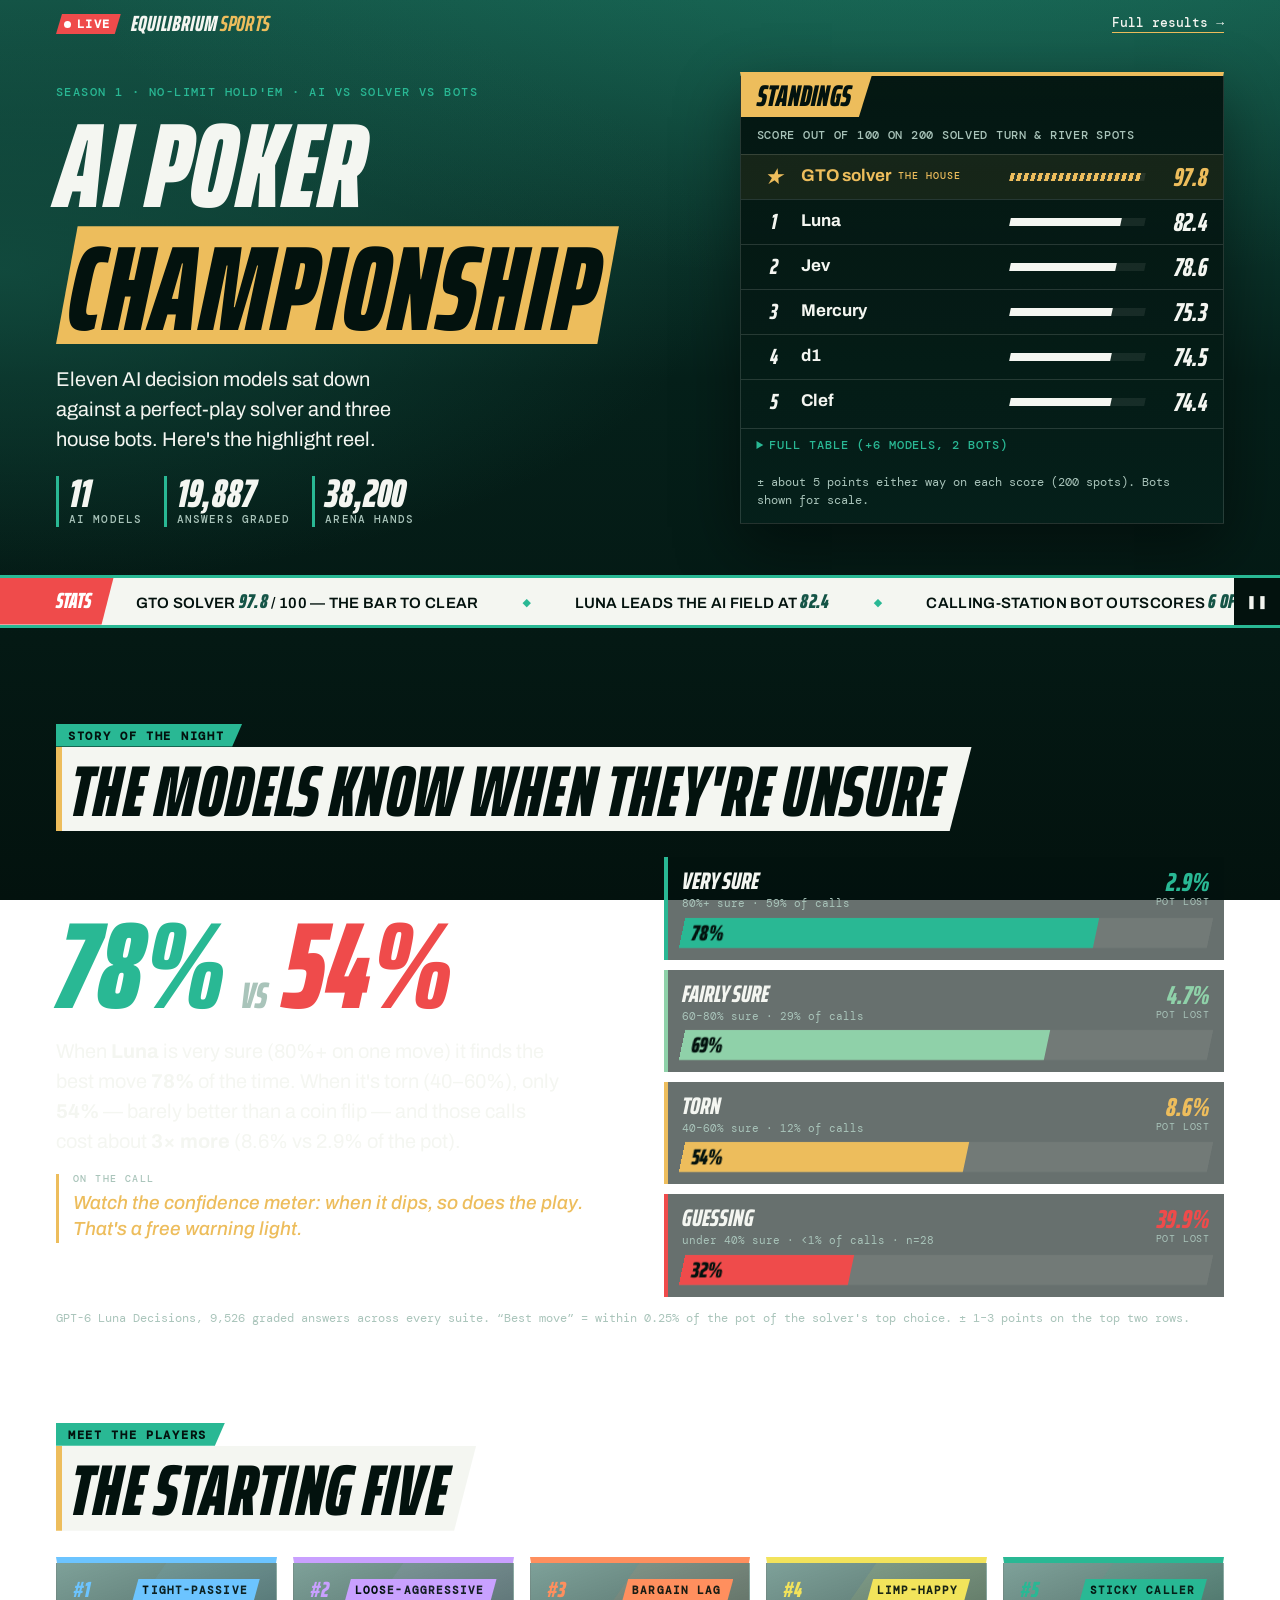
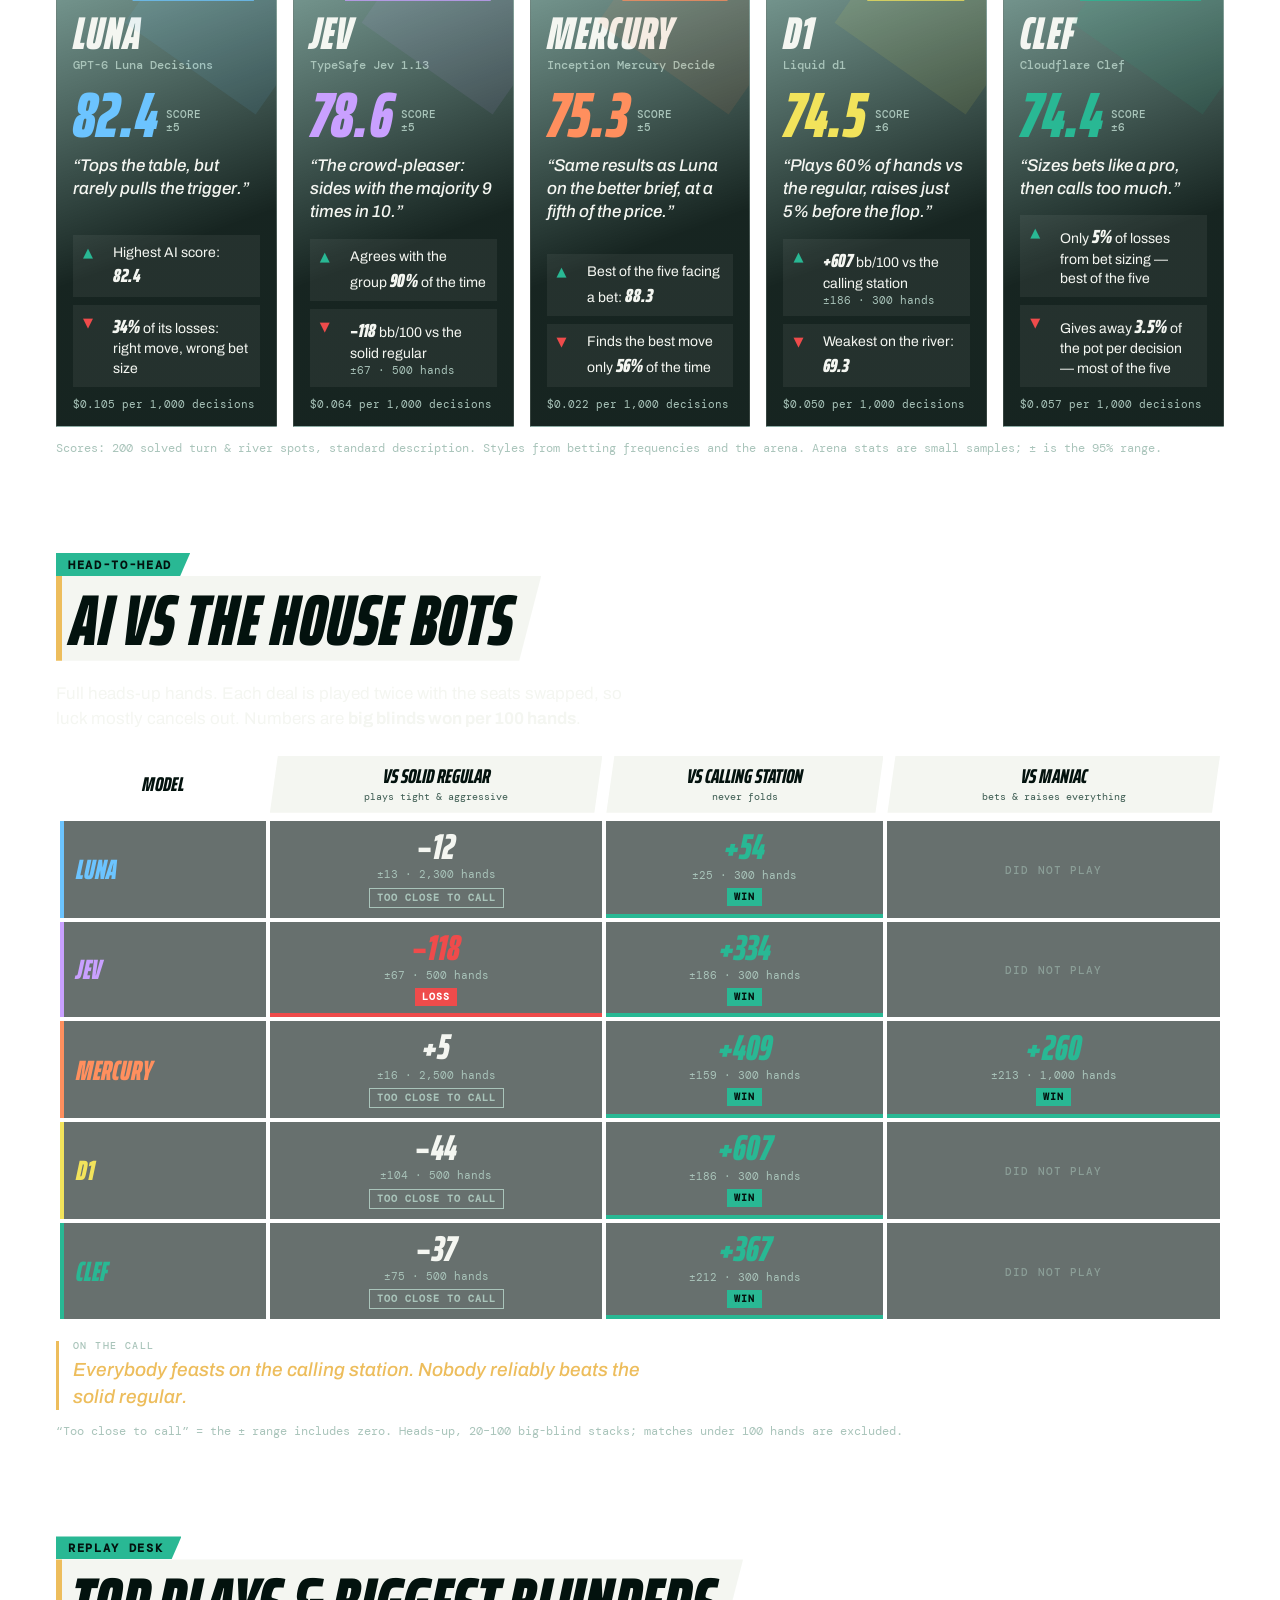
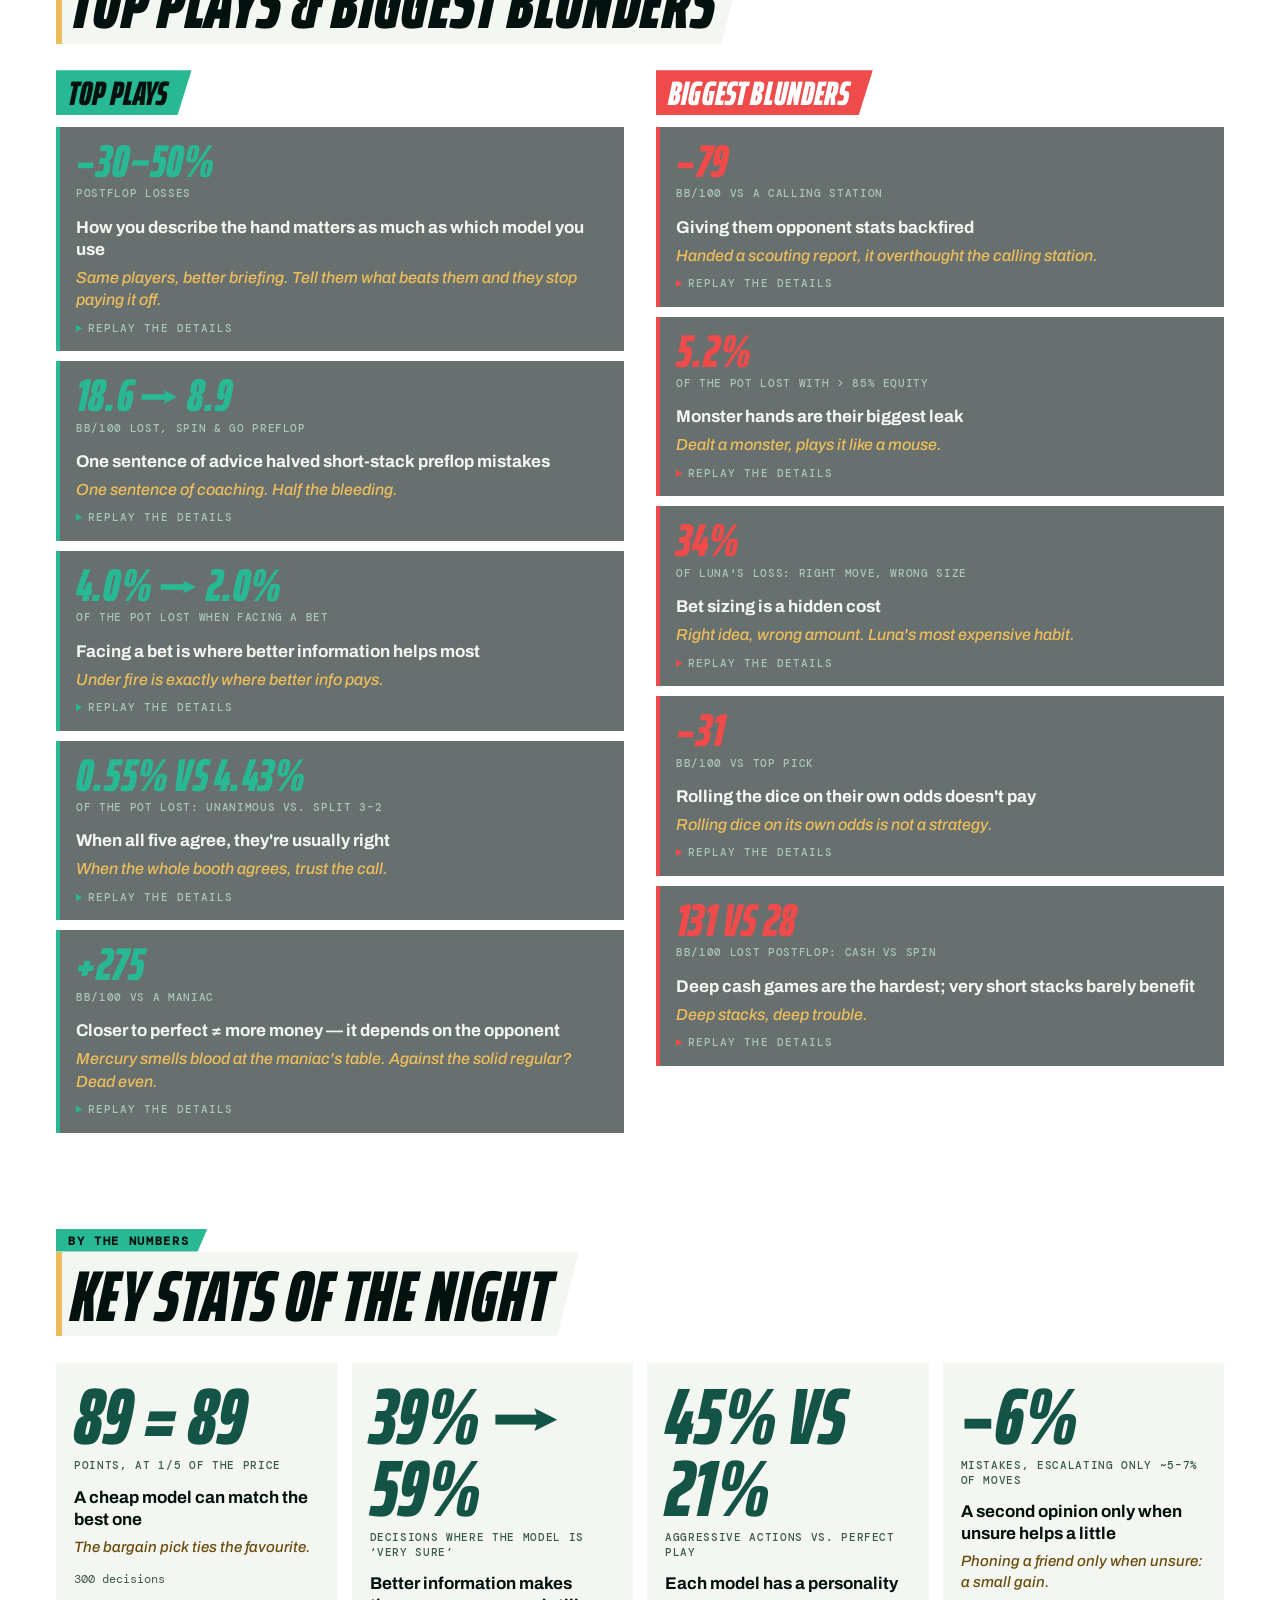
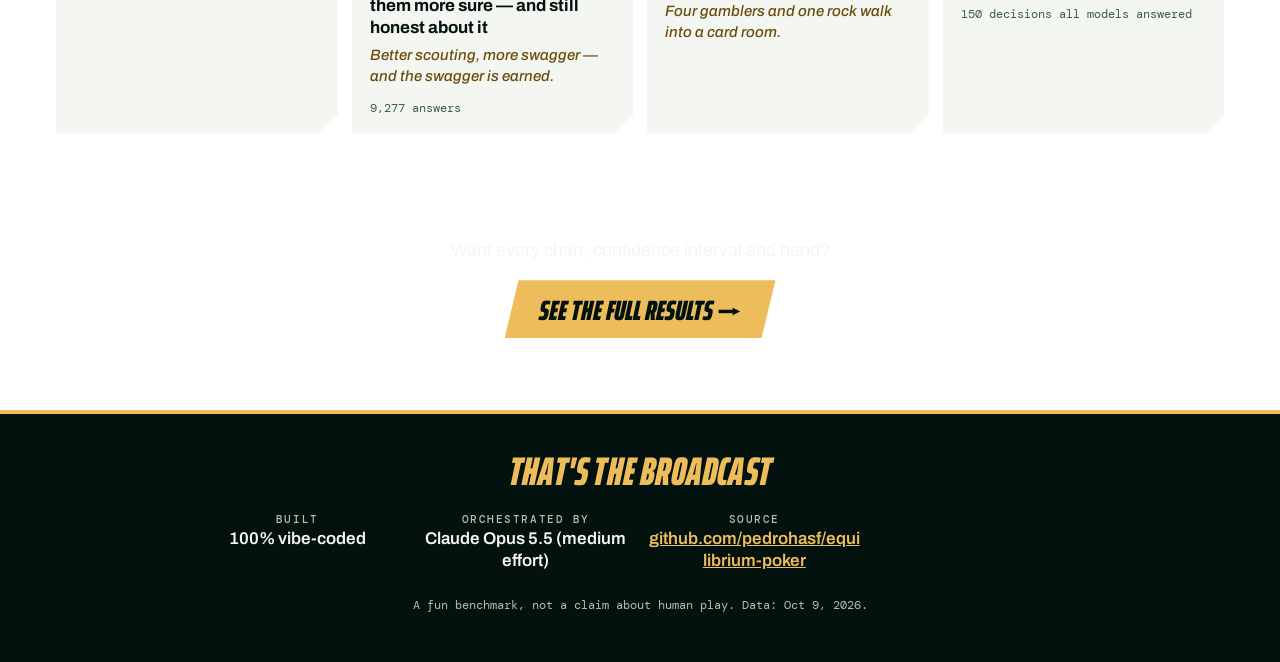
<file: web/index.html>
<!doctype html>
<html lang="en">
<head>
  <meta charset="utf-8">
  <meta name="viewport" content="width=device-width, initial-scale=1">
  <title>AI Poker Championship · Equilibrium</title>
  <meta name="description" content="11 AI decision models played poker against a perfect-play solver and three bots. Here's the highlight reel.">
  <meta property="og:title" content="AI Poker Championship — the highlight reel">
  <meta property="og:description" content="11 AI decision models vs a poker solver and bots. The models know when they're unsure. 100% vibe-coded with Claude Opus 5.5.">
  <meta property="og:type" content="website">
  <meta property="og:image" content="https://equilibrium-poker.pages.dev/og.png">
  <meta property="og:url" content="https://equilibrium-poker.pages.dev/">
  <meta property="og:image:width" content="1200">
  <meta property="og:image:height" content="630">
  <meta name="twitter:card" content="summary_large_image">
  <meta name="twitter:title" content="AI Poker Championship — the highlight reel">
  <meta name="twitter:image" content="https://equilibrium-poker.pages.dev/og.png">
  <meta name="theme-color" content="#05201a">
  <link rel="icon" href="favicon.svg" type="image/svg+xml">
  <link rel="preconnect" href="https://fonts.googleapis.com">
  <link rel="preconnect" href="https://fonts.gstatic.com" crossorigin>
  <link rel="stylesheet" href="https://fonts.googleapis.com/css2?family=Saira:ital,wdth,wght@0,50..125,100..900;1,50..125,100..900&family=Archivo:wght@400;500;600;700&family=DM+Mono:wght@400;500&display=swap">
  <link rel="stylesheet" href="broadcast.css">
  <script src="broadcast.js" defer></script>
</head>
<body>
<a class="skip" href="#main">Skip to content</a>

<header class="topbar">
  <div class="bug">
    <span class="live" aria-hidden="true"><i></i>LIVE</span>
    <span class="brand">EQUILIBRIUM <b>SPORTS</b></span>
  </div>
  <a class="topbar-link" href="full.html?mode=advanced">Full results <span aria-hidden="true">→</span></a>
</header>

<main id="main">
  <!-- HERO -->
  <section class="hero" aria-labelledby="hero-title">
    <div class="hero-copy">
      <p class="kicker">Season 1 · No-limit hold'em · AI vs solver vs bots</p>
      <h1 id="hero-title" class="hero-title">
        <span class="l1">AI Poker</span>
        <span class="l2">Championship</span>
      </h1>
      <p class="hero-sub" id="hero-sub">Eleven AI decision models sat down against a perfect-play solver and three house bots. Here's the highlight reel.</p>
      <ul class="hero-facts" id="hero-facts" aria-label="Event numbers"></ul>
    </div>

    <div class="board" aria-labelledby="board-title">
      <div class="board-head">
        <h2 id="board-title"><span>Standings</span></h2>
        <p class="board-sub">Score out of 100 on <span id="board-n">200</span> solved turn &amp; river spots</p>
      </div>
      <ol class="board-rows" id="board-rows"></ol>
      <details class="board-more">
        <summary>Full table <span id="board-more-n"></span></summary>
        <ol class="board-rows small" id="board-rest"></ol>
      </details>
      <p class="fine">± about 5 points either way on each score (200 spots). Bots shown for scale.</p>
    </div>
  </section>

  <!-- TICKER -->
  <div class="ticker" role="region" aria-label="Key stats ticker">
    <span class="ticker-tag" aria-hidden="true">Stats</span>
    <div class="ticker-window"><ul class="ticker-track" id="ticker"></ul></div>
    <button class="ticker-pause" id="ticker-pause" type="button" aria-pressed="false" aria-label="Pause ticker"><span aria-hidden="true">❚❚</span></button>
  </div>

  <!-- STORY OF THE NIGHT -->
  <section class="seg seg-story" id="confidence" aria-labelledby="story-title">
    <div class="chyron"><span class="chy-tag">Story of the night</span><h2 class="chy-title" id="story-title">The models know when they're unsure</h2></div>
    <div class="story">
      <div class="story-lead">
        <p class="story-big" id="story-big"></p>
        <p class="story-text" id="story-text"></p>
        <p class="call" id="story-call"></p>
      </div>
      <div class="meter" id="meter" role="group" aria-label="How often Luna picks the best move, by how sure it is"></div>
    </div>
    <p class="fine" id="story-fine"></p>
  </section>

  <!-- PLAYERS -->
  <section class="seg" id="players" aria-labelledby="players-title">
    <div class="chyron"><span class="chy-tag">Meet the players</span><h2 class="chy-title" id="players-title">The starting five</h2></div>
    <div class="cards" id="cards"></div>
    <p class="fine">Scores: 200 solved turn &amp; river spots, standard description. Styles from betting frequencies and the arena. Arena stats are small samples; ± is the 95% range.</p>
  </section>

  <!-- HEAD TO HEAD -->
  <section class="seg" id="arena" aria-labelledby="h2h-title">
    <div class="chyron"><span class="chy-tag">Head-to-head</span><h2 class="chy-title" id="h2h-title">AI vs the house bots</h2></div>
    <p class="seg-intro">Full heads-up hands. Each deal is played twice with the seats swapped, so luck mostly cancels out. Numbers are <strong>big blinds won per 100 hands</strong>.</p>
    <div class="h2h" id="h2h"></div>
    <p class="call" id="h2h-call"></p>
    <p class="fine" id="h2h-fine"></p>
  </section>

  <!-- PLAYS / BLUNDERS -->
  <section class="seg" id="reel" aria-labelledby="reel-title">
    <div class="chyron"><span class="chy-tag">Replay desk</span><h2 class="chy-title" id="reel-title">Top plays &amp; biggest blunders</h2></div>
    <div class="reel">
      <div class="reel-col plays">
        <h3 class="reel-h"><span>Top plays</span></h3>
        <ol id="plays"></ol>
      </div>
      <div class="reel-col blunders">
        <h3 class="reel-h"><span>Biggest blunders</span></h3>
        <ol id="blunders"></ol>
      </div>
    </div>
  </section>

  <!-- KEY STATS -->
  <section class="seg" id="stats" aria-labelledby="stats-title">
    <div class="chyron"><span class="chy-tag">By the numbers</span><h2 class="chy-title" id="stats-title">Key stats of the night</h2></div>
    <div class="tiles" id="tiles"></div>
  </section>

  <section class="cta" aria-label="Full results">
    <p>Want every chart, confidence interval and hand?</p>
    <a class="btn" href="full.html?mode=advanced">See the full results <span aria-hidden="true">→</span></a>
  </section>
</main>

<footer class="credits">
  <p class="credits-title">That's the broadcast</p>
  <dl class="credits-roll">
    <div><dt>Built</dt><dd>100% vibe-coded</dd></div>
    <div><dt>Orchestrated by</dt><dd>Claude Opus 5.5 (medium effort)</dd></div>
    <div><dt>Source</dt><dd><a href="https://github.com/pedrohasf/equilibrium-poker">github.com/pedrohasf/equilibrium-poker</a></dd></div>
  </dl>
  <p class="fine">A fun benchmark, not a claim about human play. Data: <span id="gen-date"></span>.</p>
</footer>
</body>
</html>
</file>
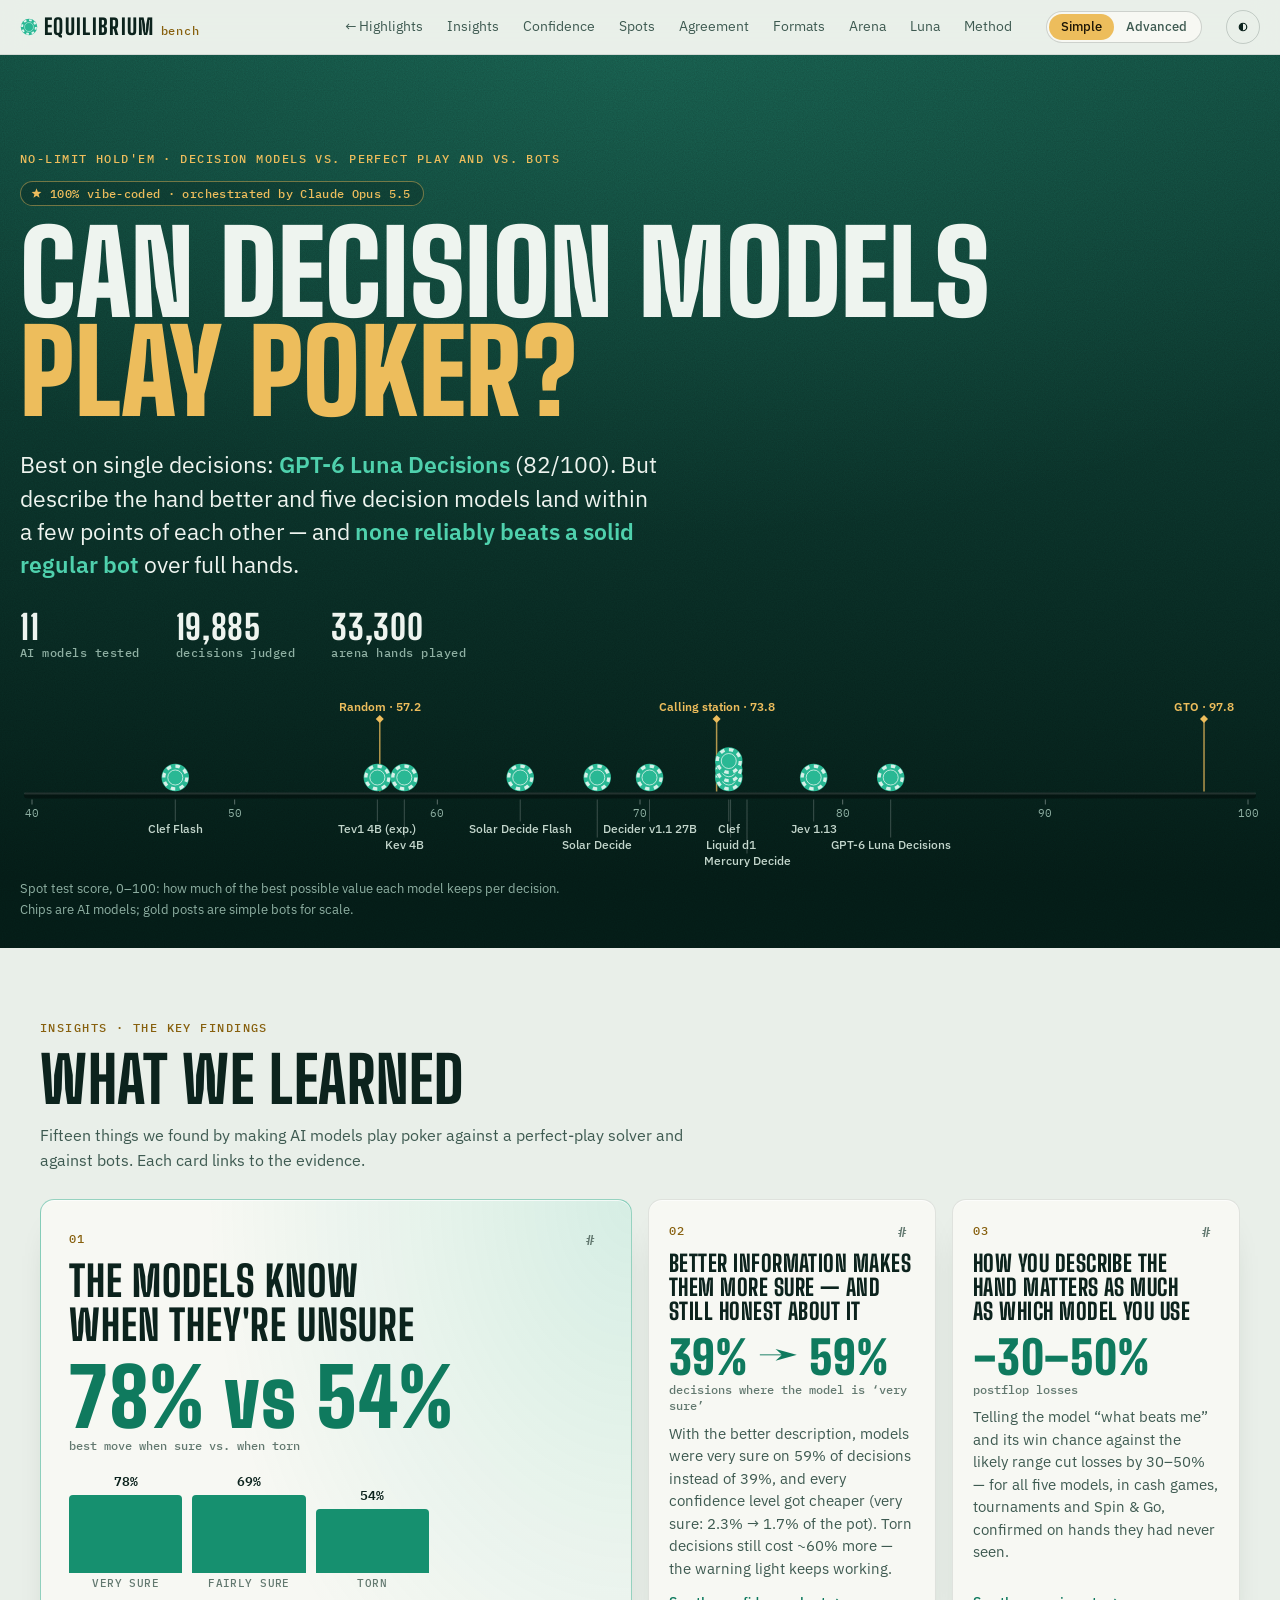
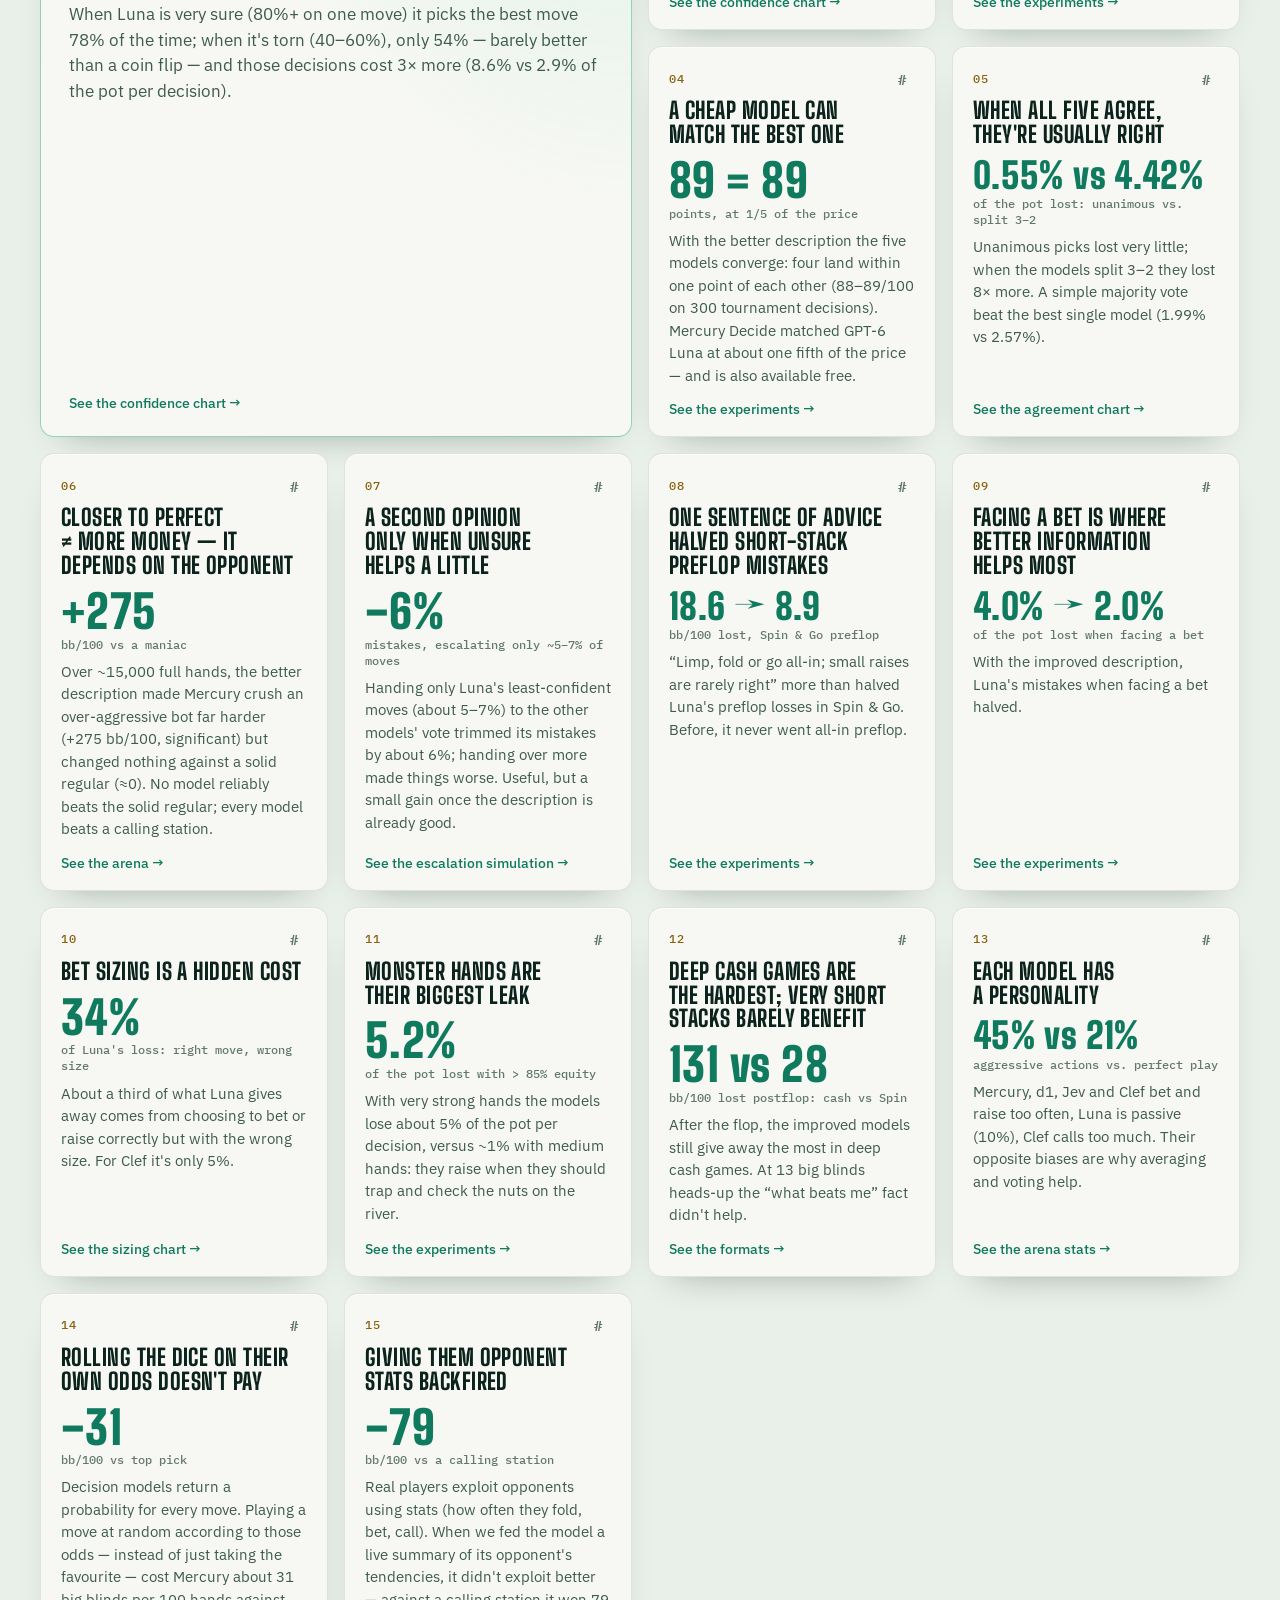
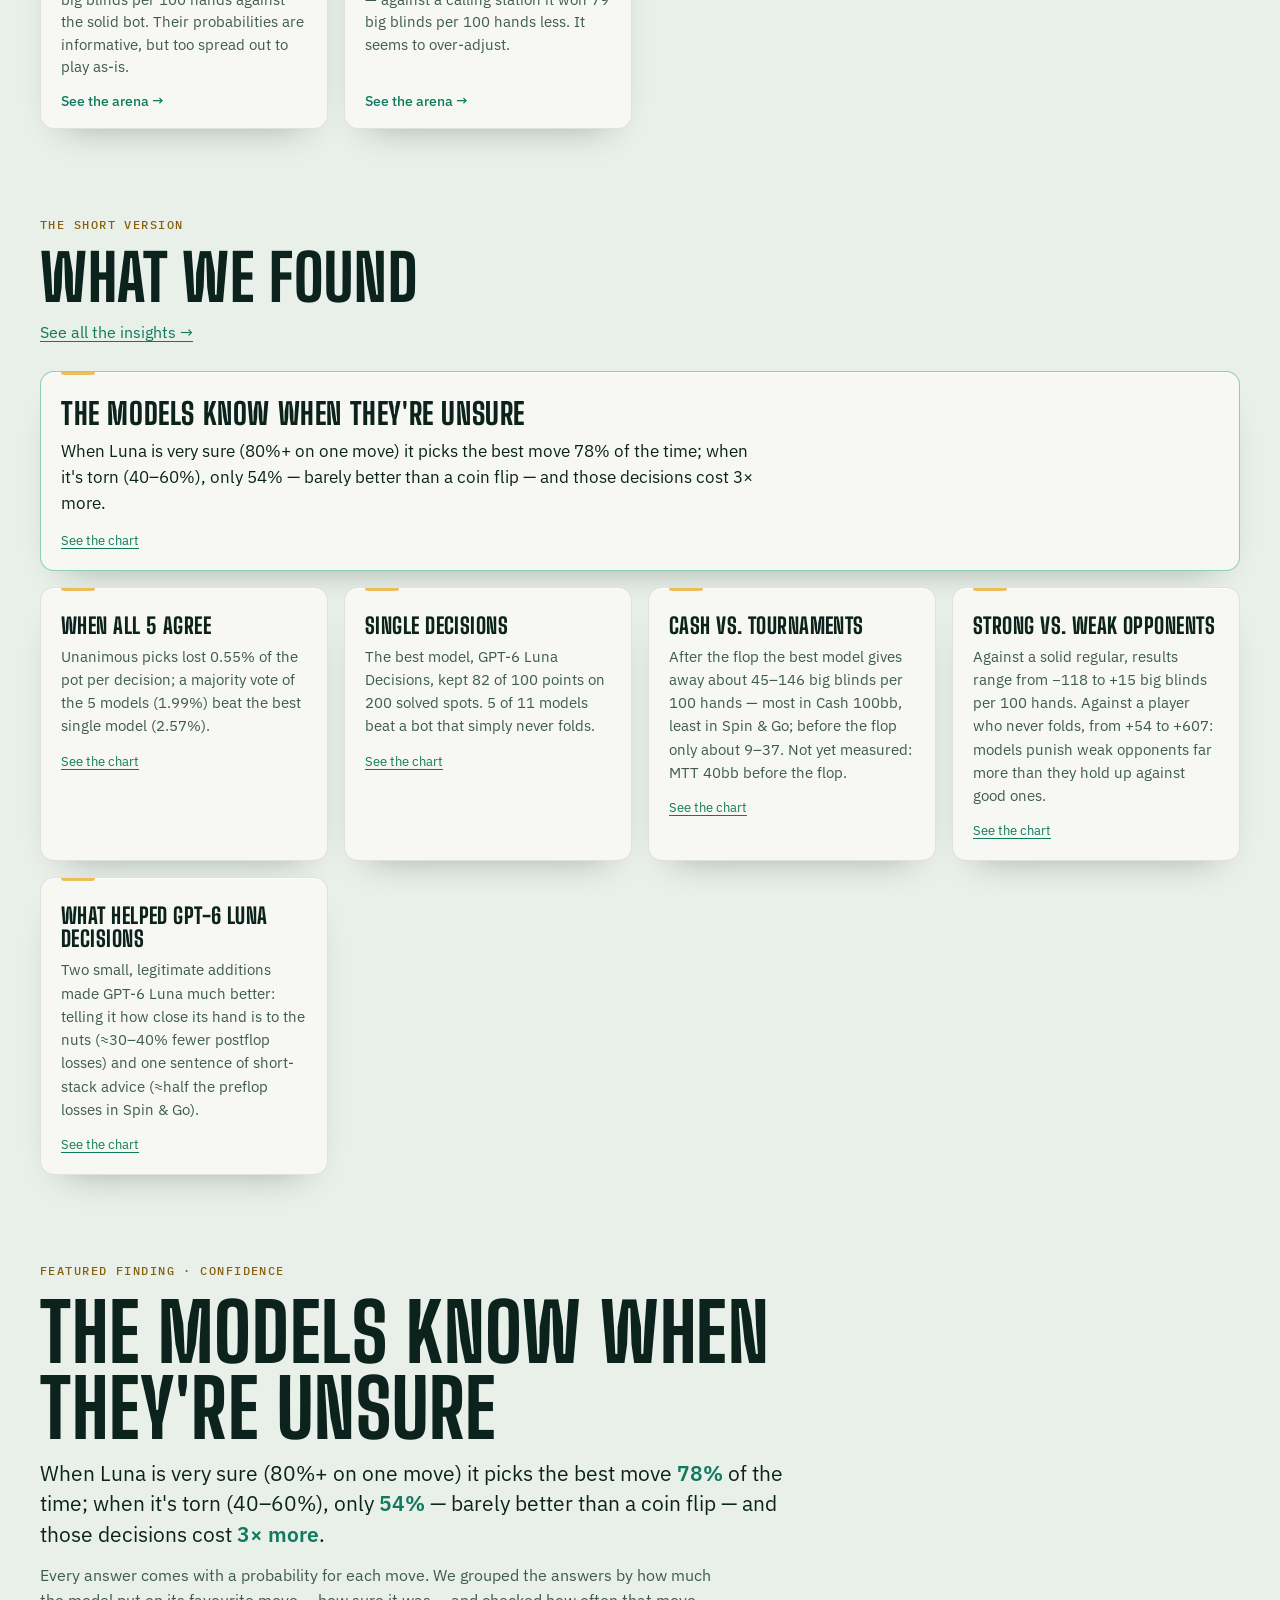
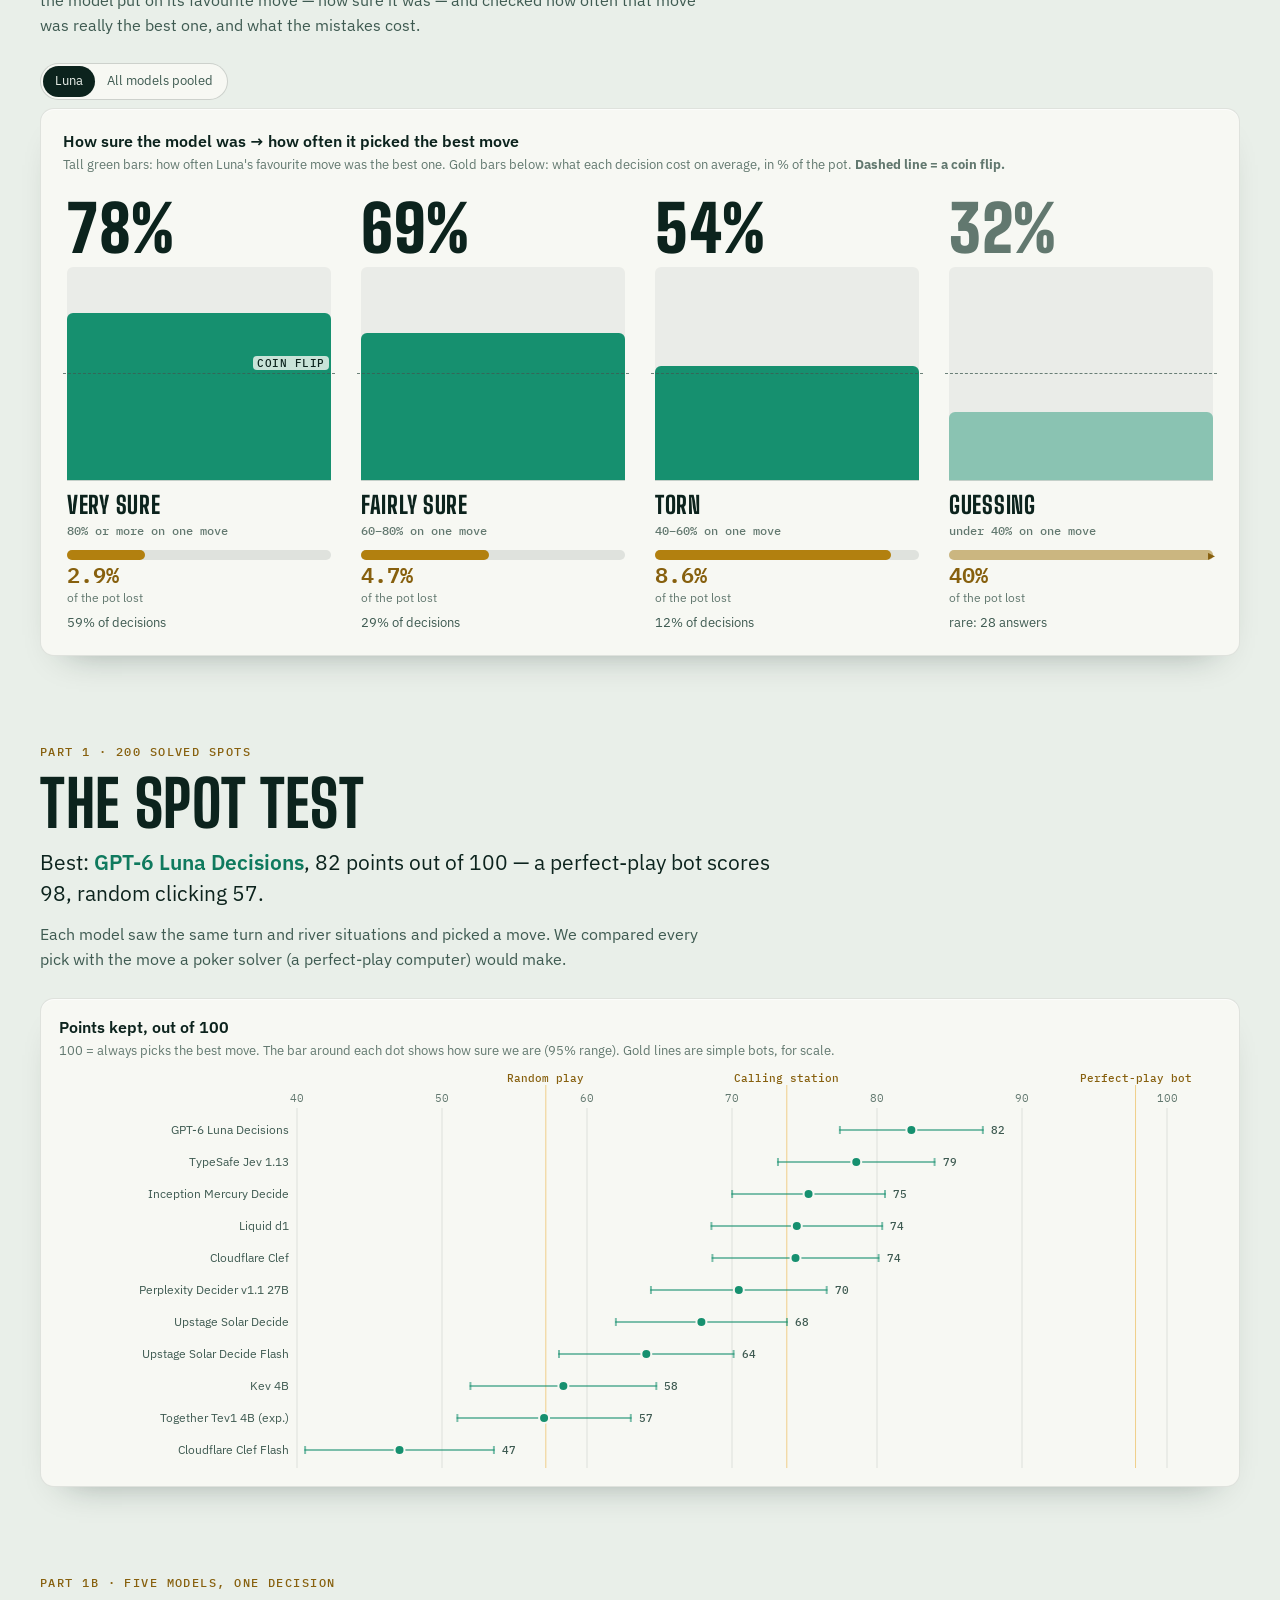
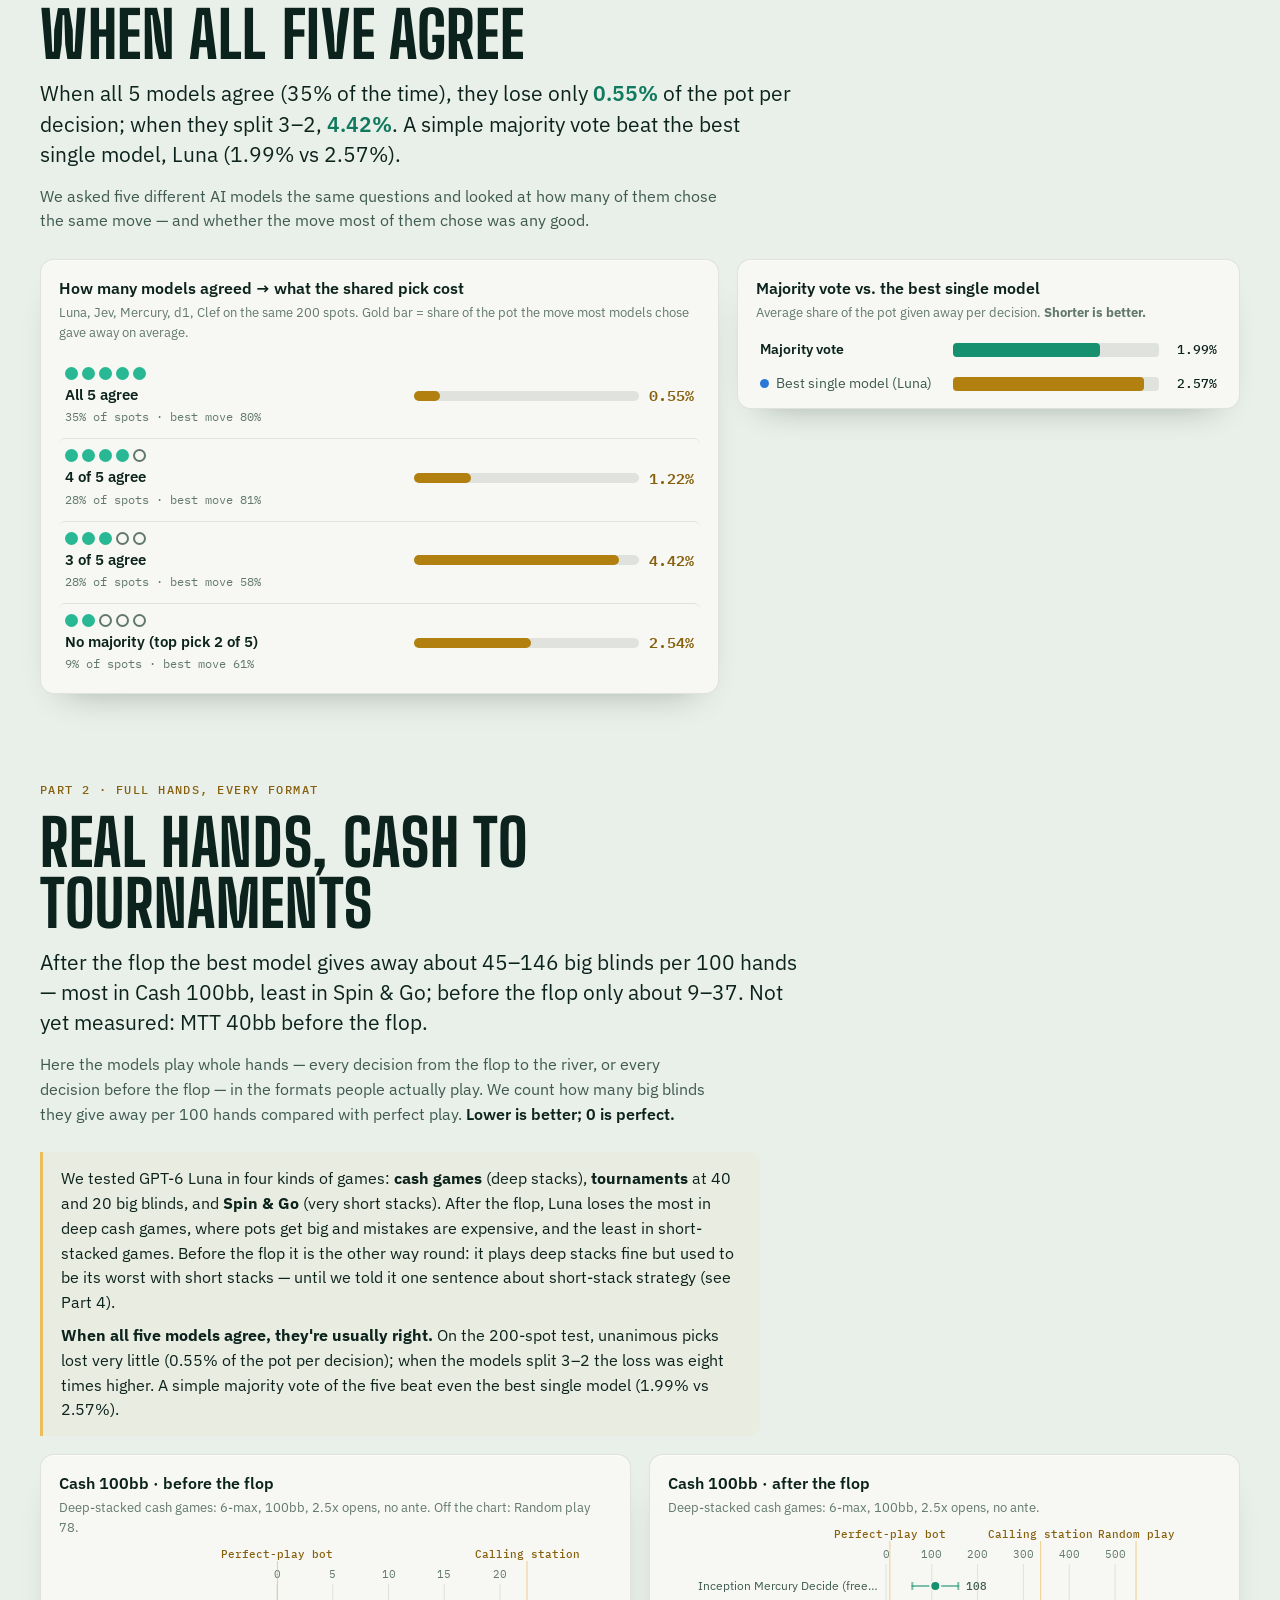
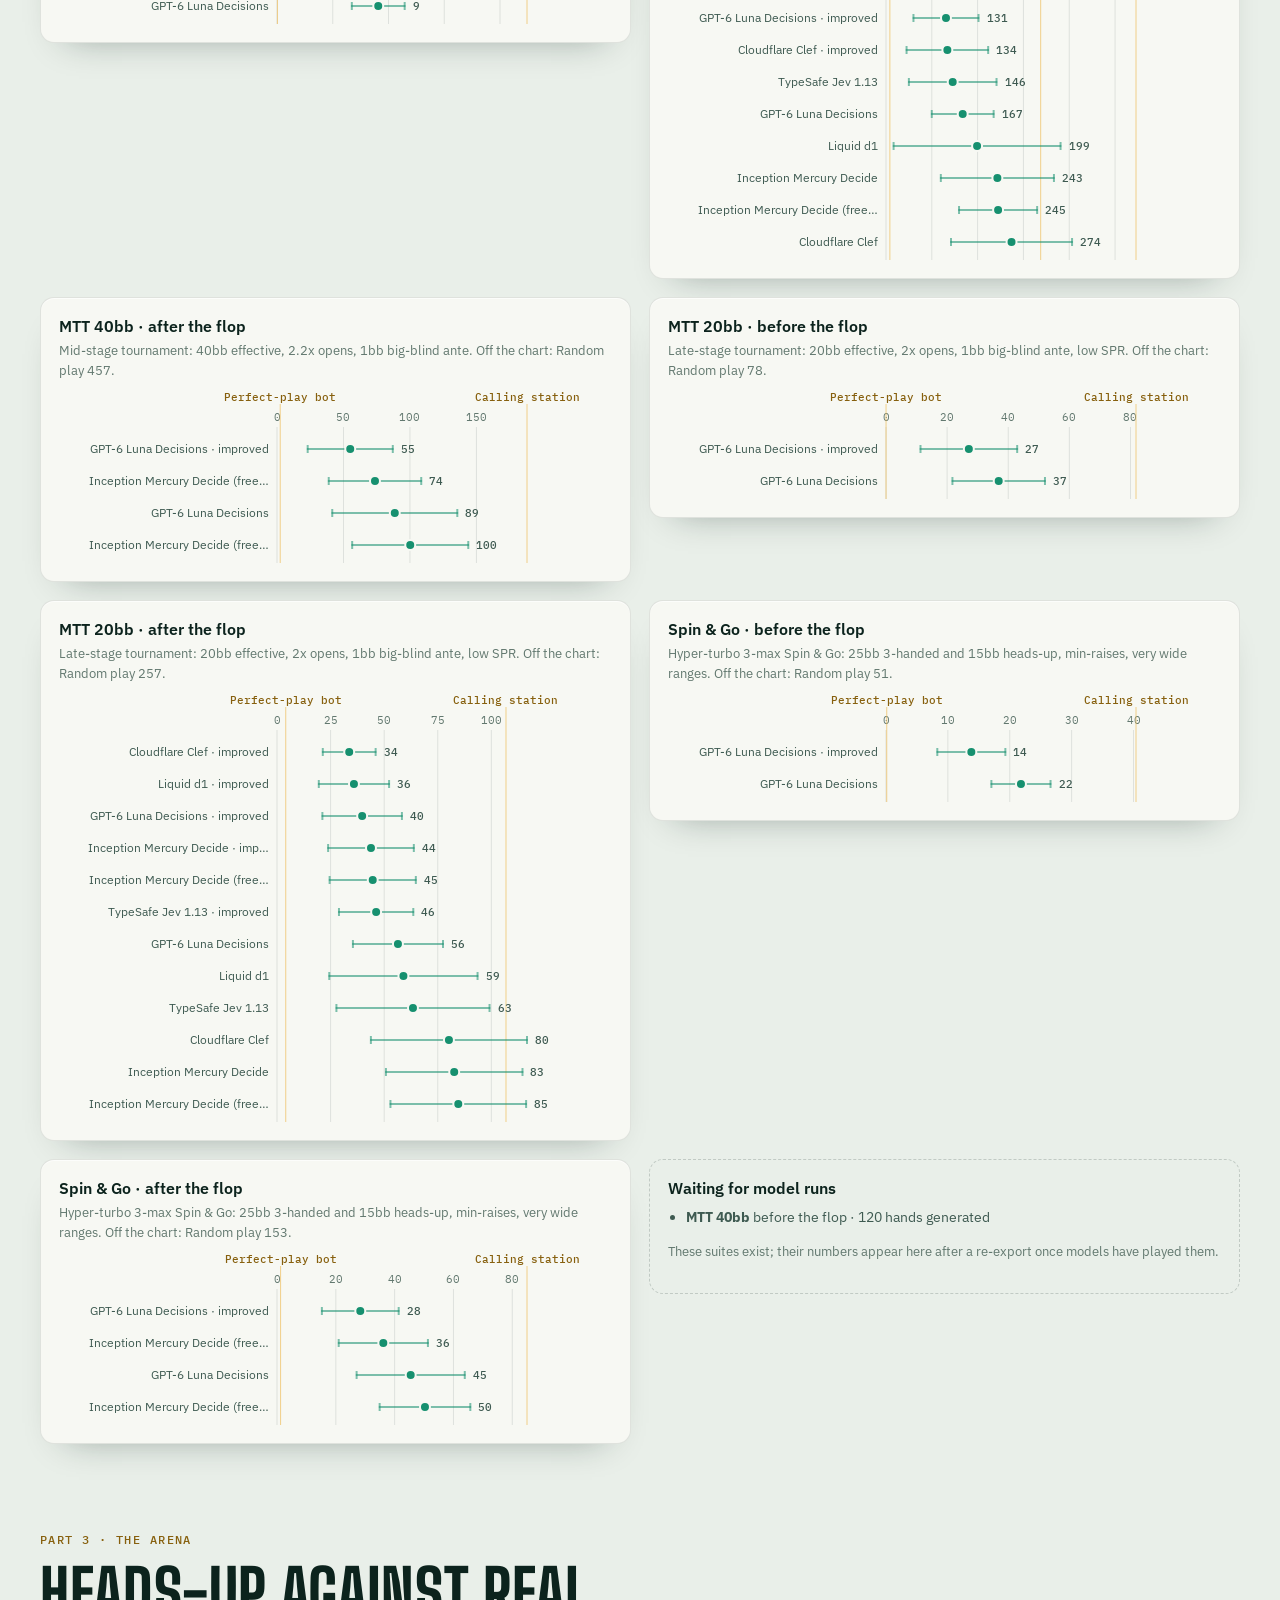
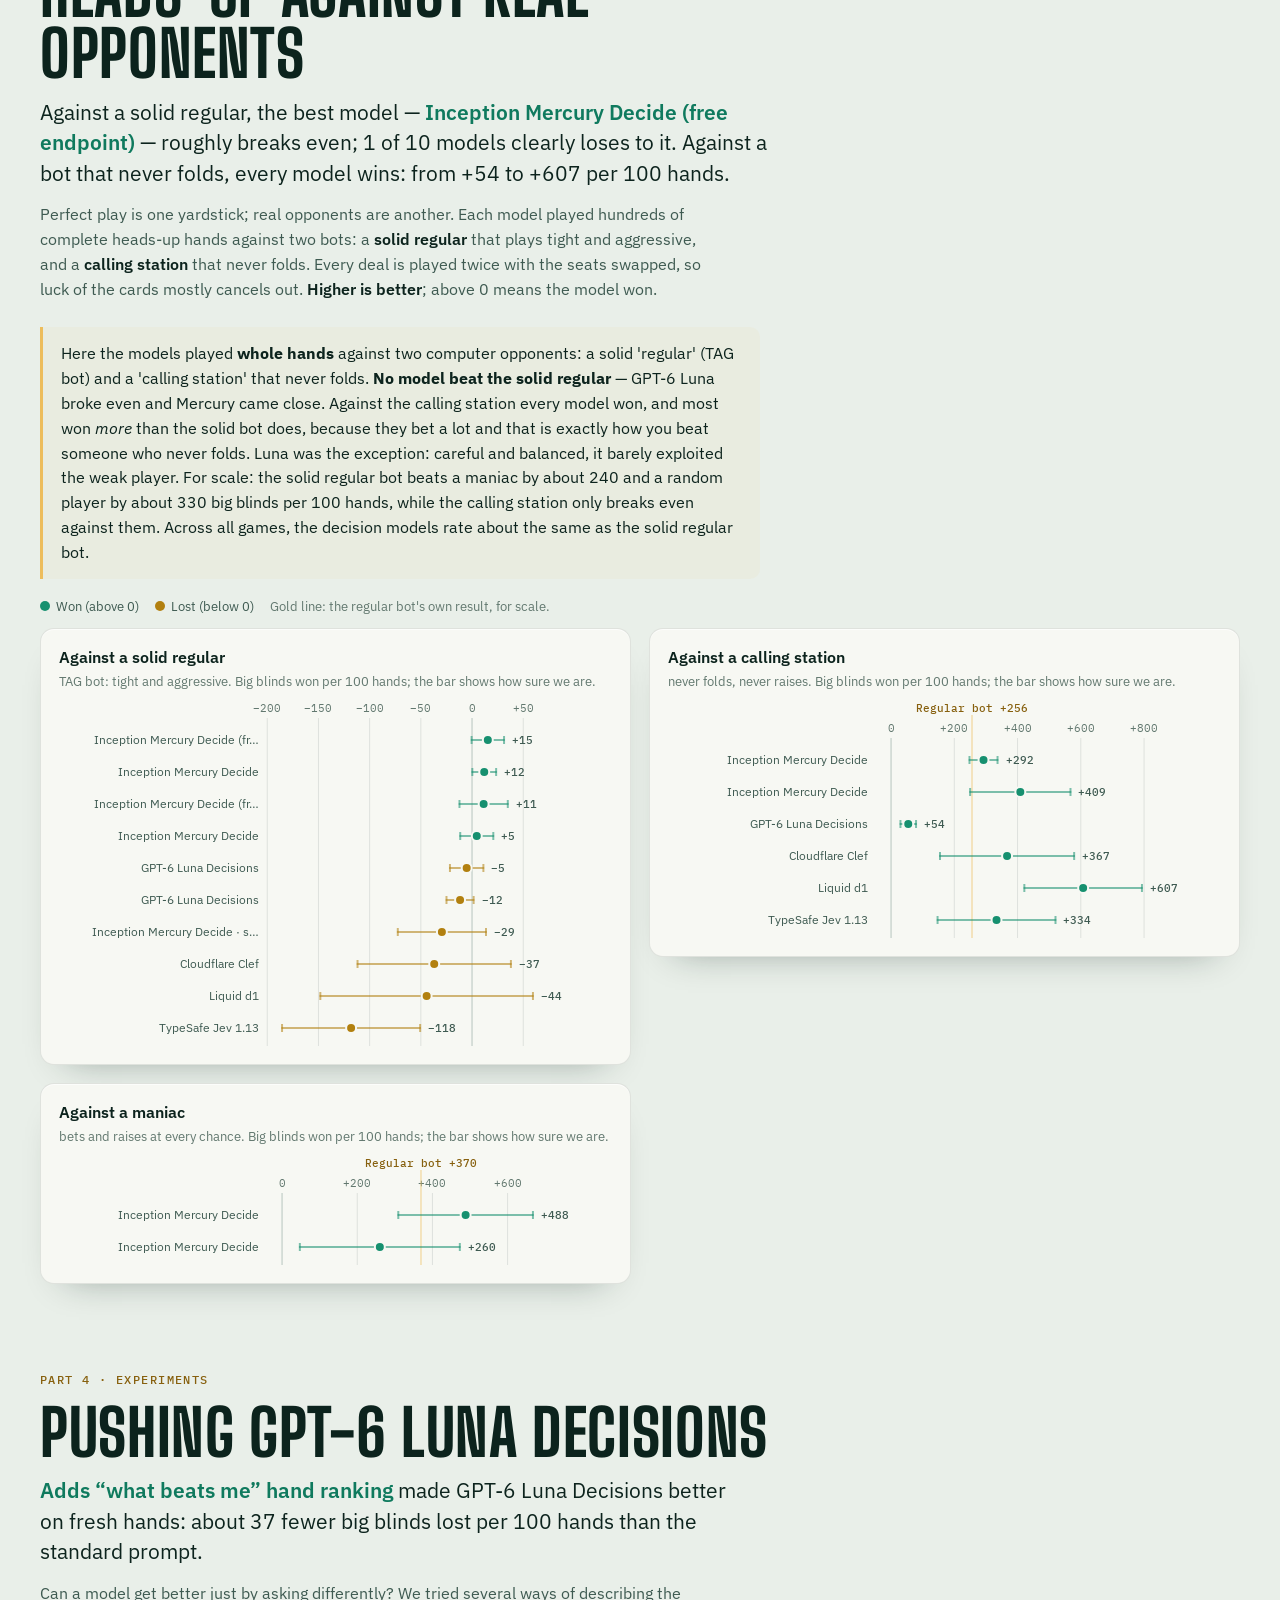
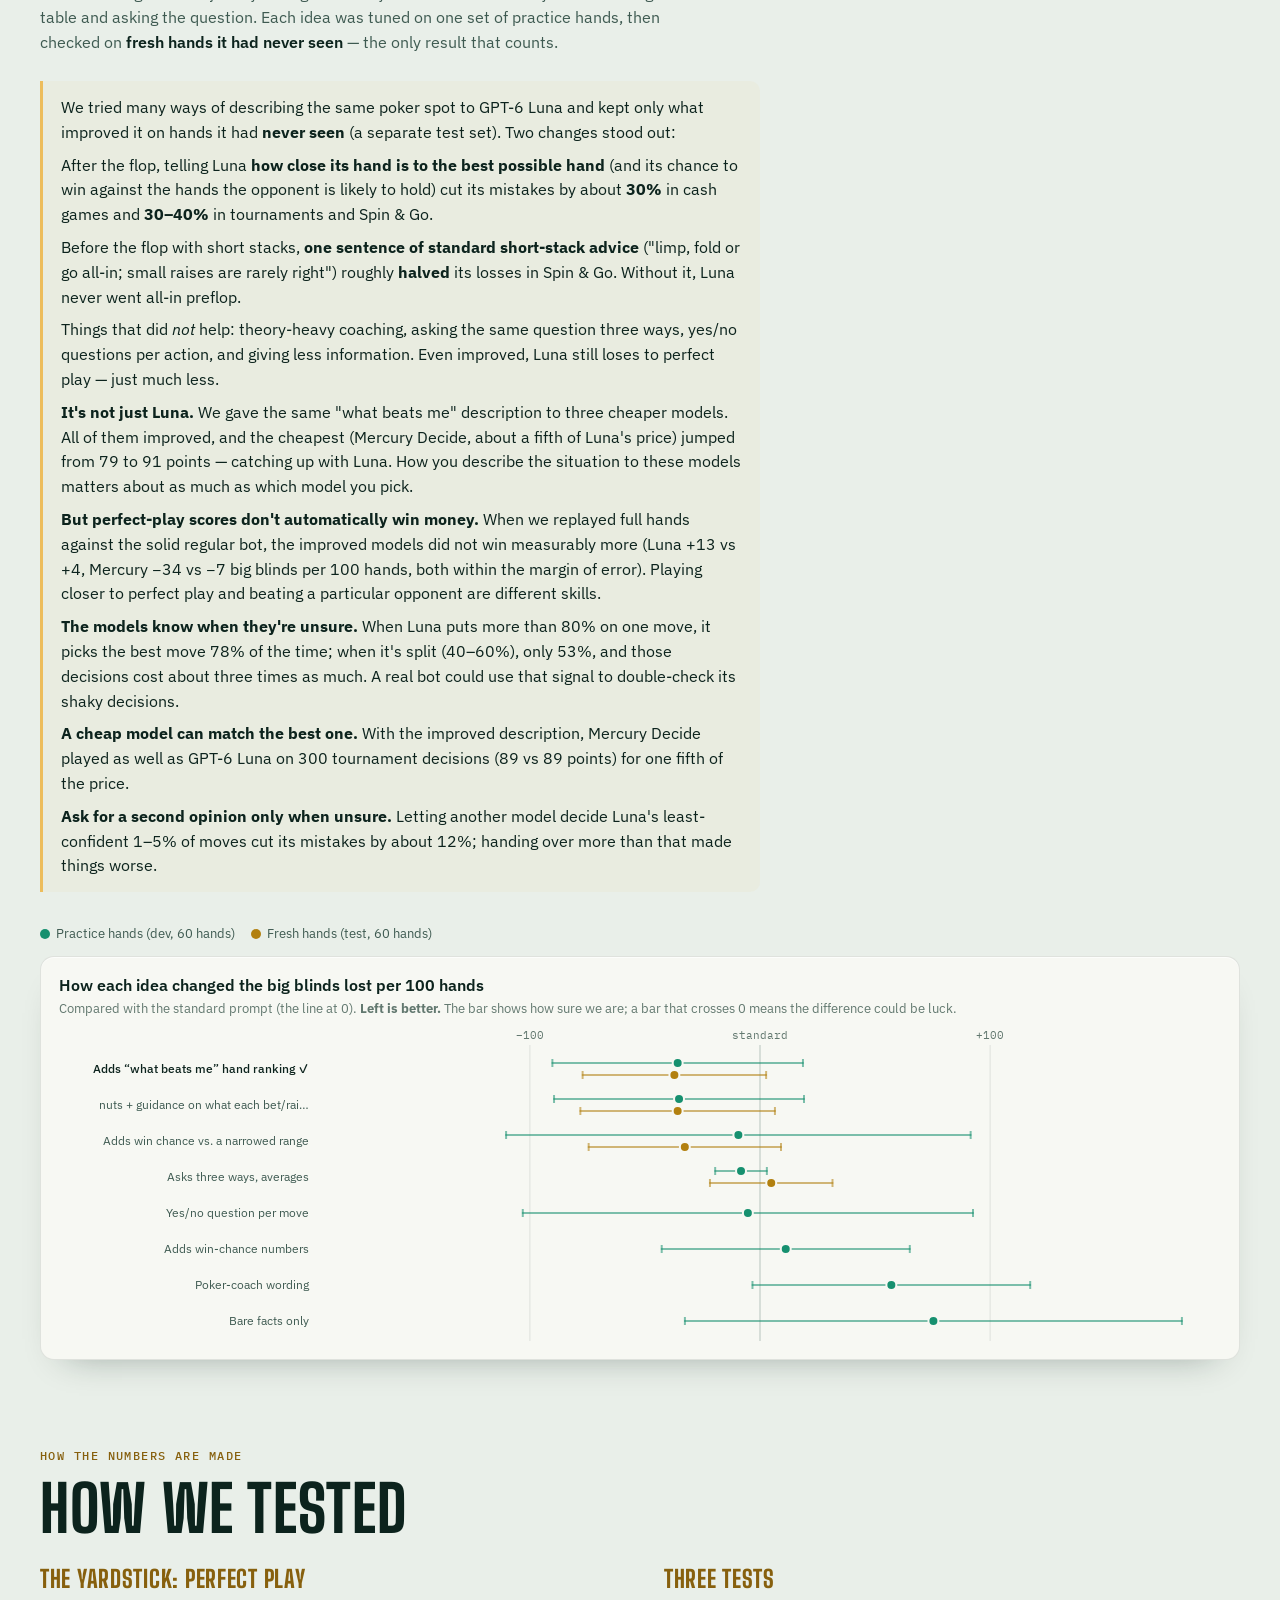
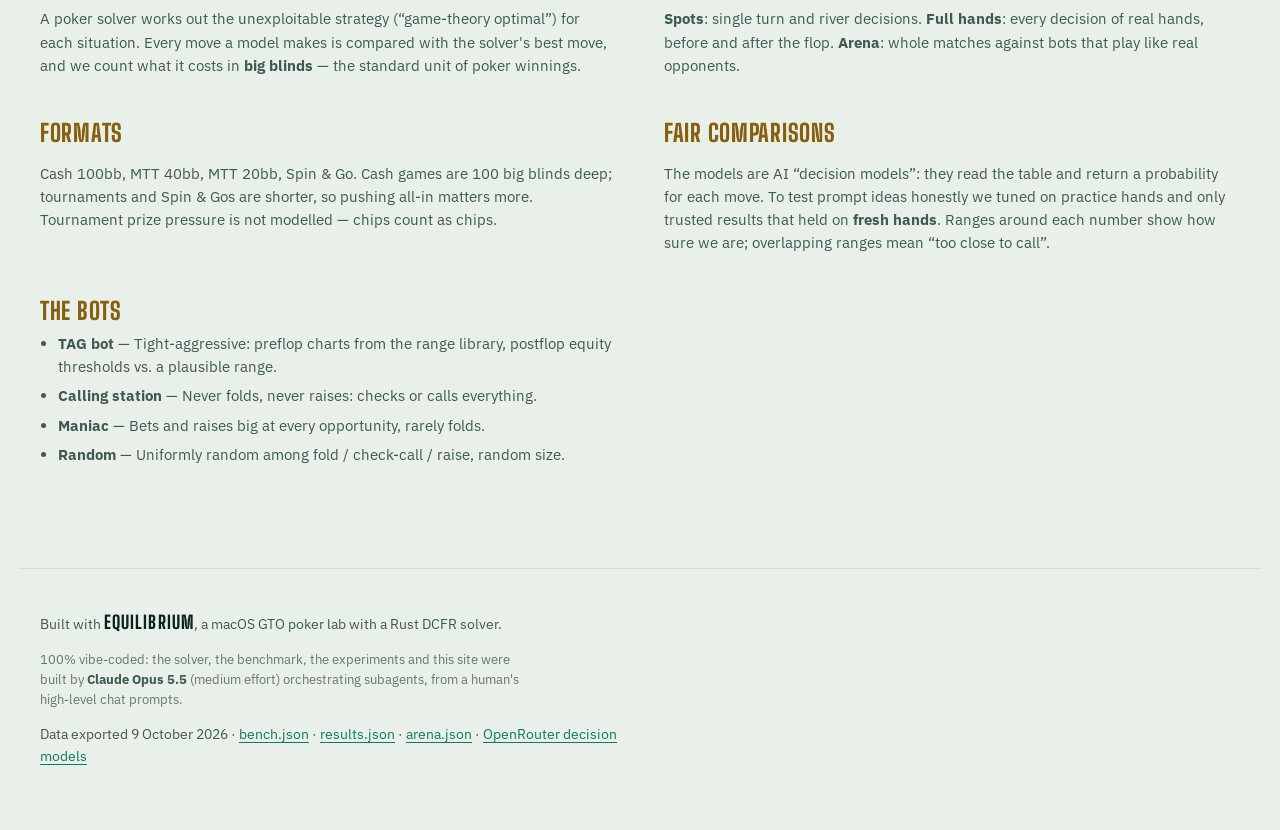
<file: web/full.html>
<!doctype html>
<html lang="en">
<head>
  <meta charset="utf-8">
  <meta name="viewport" content="width=device-width, initial-scale=1">
  <title>Can decision models play poker? · Equilibrium benchmark</title>
  <meta name="description" content="OpenRouter System One decision models play no-limit hold'em against a perfect-play solver and against bots: solved spots, full hands in cash games and tournaments, and a heads-up arena.">
  <meta property="og:title" content="Can decision models play poker?">
  <meta property="og:description" content="AI decision models vs. a poker solver: when GPT-6 Luna is over 80% sure it picks the best move 78% of the time; when it's torn, barely half — and those decisions cost 3× more. 100% vibe-coded, orchestrated by Claude Opus 5.5.">
  <meta property="og:type" content="website">
  <meta property="og:url" content="https://equilibrium-poker.pages.dev/full.html">
  <meta property="og:image" content="https://equilibrium-poker.pages.dev/og.png">
  <meta property="og:image:width" content="1200">
  <meta property="og:image:height" content="630">
  <meta property="og:image:alt" content="Can decision models play poker? 11 OpenRouter decision models vs a GTO solver and vs bots.">
  <meta name="twitter:card" content="summary_large_image">
  <meta name="twitter:title" content="Can decision models play poker?">
  <meta name="twitter:description" content="When the model is sure it's right 78% of the time; when it's torn it's barely better than a coin flip — and those decisions cost 3× more.">
  <meta name="twitter:image" content="https://equilibrium-poker.pages.dev/og.png">
  <meta name="color-scheme" content="dark light">
  <meta name="theme-color" content="#05201a">
  <link rel="icon" href="favicon.svg" type="image/svg+xml">
  <link rel="preconnect" href="https://fonts.googleapis.com">
  <link rel="preconnect" href="https://fonts.gstatic.com" crossorigin>
  <link rel="stylesheet" href="https://fonts.googleapis.com/css2?family=Big+Shoulders+Display:wght@600;800;900&family=IBM+Plex+Mono:wght@400;500&family=IBM+Plex+Sans:ital,wght@0,400;0,500;0,600;1,400&display=swap">
  <link rel="stylesheet" href="styles.css">
  <link rel="preload" href="data/bench.json" as="fetch" crossorigin>
  <link rel="preload" href="data/insights.json" as="fetch" crossorigin>
  <script>
    // Theme and view mode before first paint. ?mode=advanced|simple wins over the saved choice.
    try {
      const t = localStorage.getItem("eq-theme"); if (t) document.documentElement.dataset.theme = t;
      const q = new URLSearchParams(location.search).get("mode");
      const m = q === "advanced" || q === "simple" ? q : localStorage.getItem("eq-mode");
      document.documentElement.dataset.mode = m === "advanced" ? "advanced" : "simple";
    } catch { document.documentElement.dataset.mode = "simple"; }
  </script>
  <script type="module" src="js/app.js"></script>
</head>
<body>
  <a class="skip" href="#main">Skip to the results</a>

  <header class="topbar">
    <a class="wordmark" href="#top" aria-label="Equilibrium benchmark, back to top">
      <svg viewBox="0 0 24 24" aria-hidden="true" class="wordmark-chip"><use href="#chip"/></svg>
      <span>Equilibrium</span><span class="wordmark-sub">bench</span>
    </a>
    <nav aria-label="Sections">
      <a href="./">← Highlights</a>
      <a href="#insights">Insights</a>
      <a href="#confidence">Confidence</a>
      <a href="#spot-bench">Spots</a>
      <a href="#agreement">Agreement</a>
      <a href="#formats">Formats</a>
      <a href="#arena">Arena</a>
      <a href="#luna">Luna</a>
      <a href="#explorer" class="adv">Explorer</a>
      <a href="#method">Method</a>
    </nav>
    <div class="mode-switch" role="group" aria-label="Level of detail">
      <button type="button" data-mode="simple" aria-pressed="true" title="Plain-language summary">Simple</button>
      <button type="button" data-mode="advanced" aria-pressed="false" title="Every metric, confidence interval and breakdown">Advanced</button>
    </div>
    <button class="theme-toggle" type="button" aria-label="Switch colour theme" title="Switch colour theme">
      <svg viewBox="0 0 24 24" aria-hidden="true"><circle cx="12" cy="12" r="5"/><path d="M12 7a5 5 0 0 0 0 10z" class="half"/></svg>
    </button>
  </header>

  <main id="top">
    <section class="hero" aria-labelledby="hero-title">
      <div class="hero-inner">
        <p class="eyebrow" id="hero-eyebrow">No-limit hold'em · decision models vs. perfect play and vs. bots</p>
        <p class="vibe-badge simple"><svg viewBox="0 0 16 16" aria-hidden="true"><path d="M8 1.5l1.6 4.2 4.4.3-3.4 2.8 1.1 4.3L8 10.7l-3.7 2.4 1.1-4.3L2 6l4.4-.3z"/></svg>100% vibe-coded · orchestrated by Claude Opus 5.5</p>
        <h1 id="hero-title">Can decision models <em>play poker?</em></h1>
        <p class="verdict" id="verdict">Loading results…</p>
        <dl class="hero-stats" id="hero-stats"></dl>
      </div>
      <figure class="rail" id="rail" aria-labelledby="rail-cap">
        <div class="rail-plot" id="rail-plot"></div>
        <figcaption id="rail-cap"></figcaption>
      </figure>
    </section>

    <div class="notice" id="notice" hidden></div>

    <div id="main" tabindex="-1"></div>

    <!-- Insights: every key finding as a deep-linkable card (data/insights.json + live numbers from bench.json) -->
    <section class="block insights-block" id="insights" aria-labelledby="in-title">
      <header class="block-head">
        <p class="eyebrow">Insights · the key findings</p>
        <h2 id="in-title">What we learned</h2>
        <p class="lede simple">Fifteen things we found by making AI models play poker against a perfect-play solver and against bots. Each card links to the evidence.</p>
        <p class="lede adv">Each card shows the exact statistic, sample size and 95% CI where available. Cards marked <span class="live-tag">live</span> are computed from the current export (<code>bench.json</code>); the others come from <code>data/insights.json</code>. Every card is linkable (<code>#insight-…</code>).</p>
      </header>
      <ol class="insights" id="in-list"></ol>
    </section>

    <section class="block simple" id="takeaways" aria-labelledby="tk-title" hidden>
      <header class="block-head">
        <p class="eyebrow">The short version</p>
        <h2 id="tk-title">What we found</h2>
        <p class="lede"><a href="#insights">See all the insights →</a></p>
      </header>
      <ol class="takeaways" id="tk-list"></ol>
    </section>

    <!-- Featured finding: calibration -->
    <section class="block featured" id="confidence" aria-labelledby="cf-title">
      <header class="block-head">
        <p class="eyebrow">Featured finding · confidence</p>
        <h2 id="cf-title">The models know when they're unsure</h2>
        <p class="headline" id="cf-headline"></p>
        <p class="lede simple">Every answer comes with a probability for each move. We grouped the answers by how much the model put on its favourite move — how sure it was — and checked how often that move was really the best one, and what the mistakes cost.</p>
        <p class="lede adv" id="cf-def"></p>
      </header>
      <div class="seg-row" id="cf-controls"></div>
      <figure class="chart big conf-fig" id="cf-chart">
        <figcaption><h3 id="cf-chart-title">How sure the model was → how often it picked the best move</h3><p id="cf-chart-sub"></p></figcaption>
        <div class="conf" id="cf-bars"></div>
      </figure>
      <div class="adv">
        <h3 class="sub-h">Reliability diagram</h3>
        <div class="charts-grid">
          <figure class="chart" id="cf-rel">
            <figcaption><h3>Stated confidence vs. how often it was right</h3><p>x = mean top probability in the bin, y = share of picks within 0.25% pot of the best EV. Dashed diagonal = perfectly calibrated. Bins with fewer than 20 answers are hidden.</p></figcaption>
            <div class="legend" id="cf-rel-legend"></div>
            <div class="plot"></div>
          </figure>
          <figure class="chart" id="cf-esc">
            <figcaption><h3>Escalation: a second opinion only when unsure</h3><p id="cf-esc-sub"></p></figcaption>
            <div class="seg-row" id="cf-esc-pick"></div>
            <div class="legend" id="cf-esc-legend"></div>
            <div class="plot"></div>
          </figure>
        </div>
        <h3 class="sub-h">Every model, every bucket</h3>
        <div class="table-wrap" tabindex="0" role="region" aria-label="Calibration by model">
          <table class="lb compact" id="cf-table"><thead></thead><tbody></tbody></table>
        </div>
        <p class="footnote" id="cf-foot"></p>
        <h3 class="sub-h" id="cf-var-title">By prompt variant</h3>
        <div class="table-wrap" tabindex="0" role="region" aria-label="Calibration by variant">
          <table class="lb compact" id="cf-var"><thead></thead><tbody></tbody></table>
        </div>
      </div>
    </section>

    <!-- Part 1: solved spots -->
    <section class="block" id="spot-bench" aria-labelledby="sb-title">
      <header class="block-head">
        <p class="eyebrow" id="sb-eyebrow">Part 1 · solved spots</p>
        <h2 id="sb-title">The spot test</h2>
        <p class="headline" id="sb-headline"></p>
        <p class="lede simple">Each model saw the same turn and river situations and picked a move. We compared every pick with the move a poker solver (a perfect-play computer) would make.</p>
      </header>
      <figure class="chart big simple" id="ch-score-simple">
        <figcaption><h3>Points kept, out of 100</h3><p>100 = always picks the best move. The bar around each dot shows how sure we are (95% range). Gold lines are simple bots, for scale.</p></figcaption>
        <div class="plot"></div>
      </figure>

      <div class="adv" id="leaderboard">
        <p class="eyebrow" id="lb-eyebrow"></p>
        <h3 class="sub-h">Leaderboard</h3>
        <p class="lede">Ranked by GTO score. Every decision model is scored twice: on the action it picked (argmax) and on the full probability distribution it returned (mixed). Reference bots are shown in gold for scale. Click a column heading to sort.</p>
        <div class="table-wrap" tabindex="0" role="region" aria-labelledby="lb-title">
          <table class="lb" id="lb">
            <caption class="sr-only" id="lb-title">Spot benchmark leaderboard. Columns are sortable.</caption>
            <thead></thead>
            <tbody></tbody>
          </table>
        </div>
        <p class="footnote" id="lb-foot"></p>
      </div>

      <div class="adv" id="charts">
        <h3 class="sub-h">Six views of the same table</h3>
        <div class="charts-grid">
          <figure class="chart wide" id="ch-score">
            <figcaption><h3>GTO score, with 95% confidence intervals</h3><p>Dot = mean score; whisker = 95% CI. Vertical lines are the reference bots.</p></figcaption>
            <div class="plot"></div>
          </figure>
          <figure class="chart" id="ch-mixed">
            <figcaption><h3>Picking vs. playing the distribution</h3><p>EV lost per decision, % of pot. Argmax = the model's pick; mixed = sampling its probabilities.</p></figcaption>
            <div class="legend" data-legend="mixed"></div>
            <div class="plot"></div>
          </figure>
          <figure class="chart" id="ch-cost">
            <figcaption><h3>Price vs. play</h3><p>GTO score against cost per 1,000 decisions (log scale). Up and left is better.</p></figcaption>
            <div class="plot"></div>
          </figure>
          <figure class="chart" id="ch-street">
            <figcaption><h3>Turn vs. river</h3><p>GTO score by street.</p></figcaption>
            <div class="legend" data-legend="street"></div>
            <div class="plot"></div>
          </figure>
          <figure class="chart" id="ch-type">
            <figcaption><h3>Leading vs. facing a bet</h3><p>GTO score when checking/betting first vs. when facing a bet.</p></figcaption>
            <div class="legend" data-legend="type"></div>
            <div class="plot"></div>
          </figure>
          <figure class="chart wide" id="ch-latency">
            <figcaption><h3>Latency per decision</h3><p>Median response time (dot) and 90th percentile (end of line), seconds, log scale.</p></figcaption>
            <div class="plot"></div>
          </figure>
        </div>
      </div>
    </section>

    <!-- Cross-model agreement -->
    <section class="block" id="agreement" aria-labelledby="ag-title">
      <header class="block-head">
        <p class="eyebrow">Part 1b · five models, one decision</p>
        <h2 id="ag-title">When all five agree</h2>
        <p class="headline" id="ag-headline"></p>
        <p class="lede simple">We asked five different AI models the same questions and looked at how many of them chose the same move — and whether the move most of them chose was any good.</p>
        <p class="lede adv" id="ag-def"></p>
      </header>
      <div class="seg-row adv" id="ag-pick"></div>
      <div class="agree-grid">
        <figure class="chart" id="ag-chart">
          <figcaption><h3 id="ag-chart-title">How many models agreed → what the shared pick cost</h3><p id="ag-chart-sub"></p></figcaption>
          <div class="agree" id="ag-levels"></div>
        </figure>
        <figure class="chart" id="ag-vote">
          <figcaption><h3>Majority vote vs. the best single model</h3><p>Average share of the pot given away per decision. <strong>Shorter is better.</strong></p></figcaption>
          <div class="plot"></div>
        </figure>
      </div>
      <div class="adv">
        <h3 class="sub-h">Per model on the same decisions</h3>
        <div class="table-wrap" tabindex="0" role="region" aria-label="Models on shared decisions">
          <table class="lb compact" id="ag-players"><thead></thead><tbody></tbody></table>
        </div>
        <figure class="chart" id="ag-sizing" style="margin-top:18px">
          <figcaption><h3>Bet sizing: share of each model's loss from the right action at the wrong size</h3><p id="ag-sizing-sub"></p></figcaption>
          <div class="plot"></div>
        </figure>
        <h3 class="sub-h">Every suite</h3>
        <div class="table-wrap" tabindex="0" role="region" aria-label="Agreement in every suite">
          <table class="lb compact" id="ag-groups"><thead></thead><tbody></tbody></table>
        </div>
        <p class="footnote" id="ag-foot"></p>
      </div>
    </section>

    <!-- Part 2: full hands by format -->
    <section class="block" id="formats" aria-labelledby="fm-title">
      <header class="block-head">
        <p class="eyebrow">Part 2 · full hands, every format</p>
        <h2 id="fm-title">Real hands, cash to tournaments</h2>
        <p class="headline" id="fm-headline"></p>
        <p class="lede simple">Here the models play whole hands — every decision from the flop to the river, or every decision before the flop — in the formats people actually play. We count how many big blinds they give away per 100 hands compared with perfect play. <strong>Lower is better; 0 is perfect.</strong></p>
        <p class="lede adv">Postflop suites: flops solved from each format's preflop ranges, hands dealt and played to the end along the GTO line, every decision of both seats recorded. Preflop suites: heads-up blind-vs-blind / Spin HU trees from the preflop solver. Metric: bb/100 lost vs GTO = 100 × mean over hands of Σ EV loss ÷ 2 (the model plays both seats), 95% CI over hands. Hands shared by a suite and its dev/test splits are counted once.</p>
      </header>
      <div class="notes" id="fm-notes"></div>
      <div class="seg-row adv" id="fm-controls"></div>
      <div class="facets" id="fm-facets"></div>
      <div class="adv">
        <h3 class="sub-h">Every player, every format</h3>
        <div class="table-wrap" tabindex="0" role="region" aria-label="bb/100 lost by format">
          <table class="lb compact" id="fm-table"><thead></thead><tbody></tbody></table>
        </div>
        <p class="footnote" id="fm-foot"></p>
        <h3 class="sub-h">Suites</h3>
        <div class="table-wrap" tabindex="0" role="region" aria-label="Published suites">
          <table class="lb compact" id="fm-suites"><thead></thead><tbody></tbody></table>
        </div>
      </div>
    </section>

    <!-- Part 3: arena -->
    <section class="block" id="arena" aria-labelledby="ar-title">
      <header class="block-head">
        <p class="eyebrow">Part 3 · the arena</p>
        <h2 id="ar-title">Heads-up against real opponents</h2>
        <p class="headline" id="ar-headline"></p>
        <p class="lede simple">Perfect play is one yardstick; real opponents are another. Each model played hundreds of complete heads-up hands against two bots: a <strong>solid regular</strong> that plays tight and aggressive, and a <strong>calling station</strong> that never folds. Every deal is played twice with the seats swapped, so luck of the cards mostly cancels out. <strong>Higher is better</strong>; above 0 means the model won.</p>
        <p class="lede adv">Duplicate heads-up matches, 100bb, every deal played twice with seats swapped. bb/100 ± 95% CI over duplicate pairs (pooled across matches of the same pairing); all-in EV bb/100 removes all-in luck. Matches with fewer than <span id="ar-min">100</span> hands and self-play are excluded; bot-vs-bot matches are references.</p>
      </header>
      <div class="notes" id="ar-notes"></div>
      <div class="legend" id="ar-legend"></div>
      <div class="facets" id="ar-facets"></div>
      <div class="adv">
        <h3 class="sub-h">Decision models vs. bots</h3>
        <div class="table-wrap" tabindex="0" role="region" aria-label="Arena results">
          <table class="lb compact" id="ar-table"><thead></thead><tbody></tbody></table>
        </div>
        <p class="footnote" id="ar-foot"></p>
        <h3 class="sub-h">Bot vs. bot references</h3>
        <div class="table-wrap" tabindex="0" role="region" aria-label="Bot reference matches">
          <table class="lb compact" id="ar-ref"><thead></thead><tbody></tbody></table>
        </div>
      </div>
    </section>

    <!-- Part 4: Luna experiments -->
    <section class="block" id="luna" aria-labelledby="lu-title">
      <header class="block-head">
        <p class="eyebrow">Part 4 · experiments</p>
        <h2 id="lu-title">Pushing GPT-6 Luna</h2>
        <p class="headline" id="lu-headline"></p>
        <p class="lede simple">Can a model get better just by asking differently? We tried several ways of describing the table and asking the question. Each idea was tuned on one set of practice hands, then checked on <strong>fresh hands it had never seen</strong> — the only result that counts.</p>
        <p class="lede adv">Variants of the request (state and question) and post-hoc players derived from stored answers, on the dev split (tuning) and the held-out test split (confirmation) of the cash hands suite. Δ = paired difference in bb/100 lost vs the default variant (v2) over the hands both answered, 95% CI. Negative is better. Hybrid players use non-model heuristics and are not pure model results.</p>
      </header>
      <div class="notes" id="lu-notes"></div>
      <div class="seg-row" id="lu-pick" hidden></div>
      <div class="seg-row adv" id="lu-controls"></div>
      <div class="legend" id="lu-legend"></div>
      <figure class="chart big" id="lu-chart">
        <figcaption><h3 id="lu-chart-title"></h3><p id="lu-chart-sub"></p></figcaption>
        <div class="plot"></div>
      </figure>
      <div class="adv">
        <h3 class="sub-h">Dev and test, side by side</h3>
        <div class="table-wrap" tabindex="0" role="region" aria-label="Luna experiments">
          <table class="lb compact" id="lu-table"><thead></thead><tbody></tbody></table>
        </div>
        <p class="footnote" id="lu-foot"></p>
      </div>
    </section>

    <!-- Explorer (advanced) -->
    <section class="block adv" id="explorer" aria-labelledby="spots-title">
      <header class="block-head">
        <p class="eyebrow" id="spots-eyebrow">Every hand, every answer</p>
        <h2 id="spots-title">Spot explorer</h2>
        <p class="lede">Pick a suite and a decision to see the table as the models saw it, the solver's strategy for the hero's exact hand, and what each model would have done. Links like <code>#d042</code> (spot suite) or <code>#cash-hands-dev/d042</code> open a decision directly. Use <kbd>J</kbd> / <kbd>K</kbd> to step through the list.</p>
      </header>
      <div class="explorer" id="ex-root">
        <div class="ex-filters" role="group" aria-label="Filter spots">
          <label class="pick">Suite <select id="ex-suite"></select></label>
          <div class="seg" data-filter="street" role="radiogroup" aria-label="Street"></div>
          <div class="seg" data-filter="type" role="radiogroup" aria-label="Situation">
            <button type="button" role="radio" aria-checked="true" data-v="all">Any action</button>
            <button type="button" role="radio" aria-checked="false" data-v="firstToAct">Check / bet</button>
            <button type="button" role="radio" aria-checked="false" data-v="facingBet">Facing a bet</button>
          </div>
          <label class="toggle"><input type="checkbox" data-filter="split"> Models disagree</label>
          <label class="toggle"><input type="checkbox" data-filter="blunder"> Someone blundered</label>
          <span class="ex-count" id="ex-count" aria-live="polite"></span>
        </div>
        <div class="ex-body">
          <ol class="ex-list" id="ex-list" aria-label="Decisions"></ol>
          <article class="ex-spot" id="ex-spot" aria-live="polite"></article>
        </div>
      </div>
    </section>

    <section class="block method" id="method" aria-labelledby="method-title">
      <header class="block-head">
        <p class="eyebrow" id="method-eyebrow">How the numbers are made</p>
        <h2 id="method-title">How we tested</h2>
      </header>
      <div class="method-grid simple" id="method-simple"></div>
      <div class="method-grid adv" id="method-body"></div>
    </section>
  </main>

  <footer class="footer">
    <div>
      <p class="footer-mark">Built with <strong>Equilibrium</strong>, a macOS GTO poker lab with a Rust DCFR solver.</p>
      <p class="vibe-line">100% vibe-coded: the solver, the benchmark, the experiments and this site were built by <strong>Claude Opus 5.5</strong> (medium effort) orchestrating subagents, from a human's high-level chat prompts.</p>
      <p id="footer-meta"></p>
    </div>
    <div class="adv">
      <h2 class="footer-h">Reproduce it</h2>
<pre class="code"><code>make bench-cli
export OPENROUTER_API_KEY=sk-or-...
eqbench bench generate --mode hands --format cash --hands 120
eqbench bench split --suite &lt;id&gt;
eqbench bench baselines --suite &lt;id&gt;
eqbench bench run --suite &lt;id&gt;-dev --models openai/gpt-6-luna-decisions --variant v2,eq
eqbench arena match --a openai/gpt-6-luna-decisions --b bot:tag --deals 250
eqbench bench export --all &amp;&amp; eqbench arena export   # → web/data/</code></pre>
    </div>
  </footer>

  <div class="tooltip" id="tooltip" role="tooltip" hidden></div>

  <svg width="0" height="0" style="position:absolute" aria-hidden="true">
    <symbol id="chip" viewBox="0 0 24 24">
      <circle cx="12" cy="12" r="11" fill="currentColor"/>
      <circle cx="12" cy="12" r="9.2" fill="none" stroke="var(--chip-edge, #fff)" stroke-width="2.6" stroke-dasharray="3.6 3.6" opacity=".85"/>
      <circle cx="12" cy="12" r="6" fill="none" stroke="var(--chip-edge, #fff)" stroke-width=".8" opacity=".7"/>
    </symbol>
  </svg>
</body>
</html>
</file>
<file: web/broadcast.css>
/* Equilibrium — Sports broadcast. Tokens */
:root {
  --felt-hi: #145446;
  --felt: #0b3a30;
  --deep: #05201a;
  --ink: #03120e;
  --mint: #29b894;
  --gold: #edbd5c;
  --red: #ef4b4b;
  --chalk: #f4f6f1;
  --dim: #a9c4ba;
  --line: rgba(244, 246, 241, 0.14);
  --m-luna: #6cc4ff;
  --m-jev: #c9a0ff;
  --m-mercury: #ff8f5e;
  --m-d1: #f2e35b;
  --m-clef: #29b894;
  --skew: -12deg;
  --display: "Saira", "Arial Narrow", system-ui, sans-serif;
  --body: "Archivo", system-ui, sans-serif;
  --mono: "DM Mono", ui-monospace, monospace;
  --pad: clamp(16px, 4.5vw, 56px);
}
*, *::before, *::after { box-sizing: border-box; }
html { -webkit-text-size-adjust: 100%; scroll-behavior: smooth; }
body {
  margin: 0;
  background:
    radial-gradient(120% 70% at 75% -10%, rgba(41, 184, 148, 0.22), transparent 60%),
    radial-gradient(80% 50% at 0% 30%, rgba(20, 84, 70, 0.7), transparent 70%),
    linear-gradient(180deg, var(--felt-hi) 0%, var(--deep) 42%, var(--ink) 100%);
  background-attachment: fixed;
  color: var(--chalk);
  font: 400 16px/1.5 var(--body);
  overflow-x: hidden;
}
a { color: var(--gold); }
a:focus-visible, button:focus-visible, summary:focus-visible { outline: 3px solid var(--gold); outline-offset: 3px; }
strong, b { font-weight: 700; }
.sr { position: absolute; width: 1px; height: 1px; overflow: hidden; clip: rect(0 0 0 0); white-space: nowrap; }
.skip { position: absolute; left: -999px; top: 8px; z-index: 10; background: var(--gold); color: var(--ink); padding: 8px 14px; font-weight: 700; }
.skip:focus { left: 8px; }
.fine { font: 400 12px/1.5 var(--mono); color: var(--dim); margin: 12px 0 0; }
.error { margin: 24px var(--pad); padding: 16px; background: var(--red); color: #fff; }

/* Shared display type */
.hero-title, .chy-title, .board-head h2, .card-name span, .card-score b, .story-big, .ri-big, .tile-big, .h2h td b, .credits-title, .reel-h, .hero-facts b, .brand, .ticker-tag {
  font-family: var(--display);
  font-style: italic;
  font-stretch: 62%;
  font-weight: 900;
  text-transform: uppercase;
  letter-spacing: 0.005em;
  line-height: 0.9;
}

/* Top bar */
.topbar { display: flex; align-items: center; justify-content: space-between; gap: 12px; padding: 14px var(--pad); }
.bug { display: flex; align-items: center; gap: 10px; }
.live {
  display: inline-flex; align-items: center; gap: 6px; padding: 4px 10px 4px 8px;
  background: var(--red); color: #fff; font: 700 12px/1 var(--mono); letter-spacing: 0.12em;
  clip-path: polygon(6px 0, 100% 0, calc(100% - 6px) 100%, 0 100%);
}
.live i { width: 7px; height: 7px; border-radius: 50%; background: #fff; animation: blink 1.4s steps(2, start) infinite; }
.brand { font-size: 22px; font-weight: 800; color: var(--chalk); }
.brand b { color: var(--gold); }
.topbar-link { font: 500 13px/1 var(--mono); color: var(--chalk); text-decoration: none; border-bottom: 1px solid var(--gold); padding-bottom: 3px; }
.topbar-link:hover { color: var(--gold); }

/* Hero */
.hero { display: grid; gap: 28px; padding: 8px var(--pad) 32px; max-width: 1360px; margin: 0 auto; }
.kicker { font: 500 12px/1.4 var(--mono); letter-spacing: 0.12em; text-transform: uppercase; color: var(--mint); margin: 12px 0 10px; }
.hero-title { margin: 0; font-size: clamp(44px, 18vw, 150px); }
.hero-title .l2 { white-space: nowrap; }
.hero-title span { display: block; }
.hero-title .l1 { color: var(--chalk); }
.hero-title .l2 {
  color: var(--ink); background: var(--gold); display: inline-block; padding: 0.06em 0.18em 0.02em 0.1em; margin-top: 0.06em;
  clip-path: polygon(0.18em 0, 100% 0, calc(100% - 0.18em) 100%, 0 100%);
}
.hero-sub { font-size: clamp(17px, 2.2vw, 20px); max-width: 34ch; margin: 20px 0 0; color: var(--chalk); }
.hero-facts { display: flex; flex-wrap: wrap; gap: 8px 22px; list-style: none; padding: 0; margin: 22px 0 0; }
.hero-facts li { display: flex; flex-direction: column; border-left: 3px solid var(--mint); padding-left: 10px; }
.hero-facts b { font-size: 40px; color: var(--chalk); }
.hero-facts span { font: 500 11px/1.3 var(--mono); text-transform: uppercase; letter-spacing: 0.1em; color: var(--dim); }

/* Scoreboard */
.board {
  align-self: start; background: linear-gradient(180deg, rgba(3, 18, 14, 0.92), rgba(5, 32, 26, 0.92));
  border: 1px solid var(--line); border-top: 4px solid var(--gold); padding: 0 0 14px;
  box-shadow: 0 24px 60px rgba(0, 0, 0, 0.45);
}
.board-head { padding: 0 16px 10px; }
.board-head h2 {
  display: inline-block; margin: -4px 0 0 -16px; padding: 10px 22px 8px 16px; font-size: 30px;
  background: var(--gold); color: var(--ink); clip-path: polygon(0 0, 100% 0, calc(100% - 14px) 100%, 0 100%);
}
.board-sub { margin: 10px 0 0; font: 500 12px/1.4 var(--mono); color: var(--dim); text-transform: uppercase; letter-spacing: 0.06em; }
.board-rows { list-style: none; margin: 0; padding: 0; }
.board-rows li {
  --c: var(--chalk);
  display: grid; grid-template-columns: 34px minmax(0, 1fr) minmax(40px, 30%) 52px; align-items: center; gap: 10px;
  padding: 9px 16px; border-top: 1px solid var(--line);
  opacity: 0; transform: translateX(18px);
}
.ready .board-rows li { animation: slide-in 0.5s cubic-bezier(.2, .8, .2, 1) forwards; }
.board-rows li:nth-child(2) { animation-delay: 0.08s !important; }
.board-rows li:nth-child(3) { animation-delay: 0.16s !important; }
.board-rows li:nth-child(4) { animation-delay: 0.24s !important; }
.board-rows li:nth-child(5) { animation-delay: 0.32s !important; }
.board-rows li:nth-child(6) { animation-delay: 0.40s !important; }
.board-rows .rk { font: 800 italic 22px/1 var(--display); font-stretch: 62%; color: var(--c); text-align: center; }
.board-rows .nm { font: 700 17px/1.1 var(--body); white-space: nowrap; overflow: hidden; text-overflow: ellipsis; }
.board-rows .nm em { font: 500 10px/1 var(--mono); font-style: normal; text-transform: uppercase; letter-spacing: 0.1em; color: var(--gold); margin-left: 4px; vertical-align: 2px; }
.board-rows .bar { height: 8px; background: rgba(244, 246, 241, 0.08); transform: skewX(var(--skew)); }
.board-rows .bar i { display: block; height: 100%; width: var(--w); background: var(--c); }
.board-rows .sc { font: 800 italic 26px/1 var(--display); font-stretch: 62%; text-align: right; font-variant-numeric: tabular-nums; }
.board-rows li.bot { --c: var(--dim); color: var(--dim); }
.board-rows li.bot:first-child { --c: var(--gold); color: var(--gold); background: rgba(237, 189, 92, 0.08); }
.board-rows li.bot .bar i { background: repeating-linear-gradient(90deg, var(--c) 0 4px, transparent 4px 7px); }
.board-rows.small li { padding: 6px 16px; }
.board-rows.small .nm { font-size: 15px; font-weight: 600; }
.board-rows.small .sc { font-size: 21px; }
.board-more { margin: 4px 0 0; }
.board-more summary { cursor: pointer; padding: 10px 16px; font: 500 12px/1 var(--mono); text-transform: uppercase; letter-spacing: 0.08em; color: var(--mint); border-top: 1px solid var(--line); }
.board-more[open] .board-rows li { animation: slide-in 0.3s ease-out forwards; }
.board > .fine { padding: 0 16px; }
.m-luna { --c: var(--m-luna); } .m-jev { --c: var(--m-jev); } .m-mercury { --c: var(--m-mercury); } .m-d1 { --c: var(--m-d1); } .m-clef { --c: var(--m-clef); }

/* Ticker */
.ticker { display: flex; align-items: stretch; background: var(--chalk); color: var(--ink); border-top: 3px solid var(--mint); border-bottom: 3px solid var(--mint); position: relative; }
.ticker-tag { flex: none; display: flex; align-items: center; padding: 0 22px 0 var(--pad); background: var(--red); color: #fff; font-size: 22px; clip-path: polygon(0 0, 100% 0, calc(100% - 12px) 100%, 0 100%); z-index: 1; }
.ticker-window { flex: 1; overflow: hidden; min-width: 0; }
.ticker-track { display: flex; width: max-content; list-style: none; margin: 0; padding: 0; animation: ticker 70s linear infinite; }
.ticker-track li { white-space: nowrap; padding: 13px 22px; font: 600 15px/1.2 var(--body); text-transform: uppercase; letter-spacing: 0.02em; }
.ticker-track li::after { content: "◆"; color: var(--mint); margin-left: 44px; font-size: 11px; vertical-align: 2px; }
.ticker-track b { font: 900 italic 20px/1 var(--display); font-stretch: 70%; color: var(--felt-hi); }
.ticker:hover .ticker-track, .ticker:focus-within .ticker-track, .ticker-paused .ticker-track { animation-play-state: paused; }
.ticker-pause { flex: none; width: 46px; border: 0; background: var(--ink); color: var(--chalk); cursor: pointer; font-size: 13px; }

/* Segments */
.seg { padding: clamp(48px, 8vw, 96px) var(--pad) 0; max-width: 1360px; margin: 0 auto; }
.chyron { display: flex; flex-direction: column; align-items: flex-start; margin-bottom: 26px; }
.chy-tag {
  display: inline-block; padding: 6px 18px 5px 12px; background: var(--mint); color: var(--ink);
  font: 700 12px/1 var(--mono); text-transform: uppercase; letter-spacing: 0.14em;
  clip-path: polygon(0 0, 100% 0, calc(100% - 10px) 100%, 0 100%);
}
.chy-title {
  margin: 0; padding: 12px 28px 8px 14px; background: var(--chalk); color: var(--ink);
  font-size: clamp(36px, 8vw, 72px); max-width: 100%;
  clip-path: polygon(0 0, 100% 0, calc(100% - 22px) 100%, 0 100%);
  box-shadow: inset 6px 0 0 var(--gold);
}
.seg-intro { max-width: 60ch; font-size: 17px; margin: -6px 0 20px; color: var(--chalk); }
.call {
  font: 500 italic 19px/1.4 var(--body); color: var(--gold); margin: 18px 0 0; padding-left: 14px; border-left: 3px solid var(--gold); max-width: 56ch;
}
.call::before { content: "ON THE CALL  "; font: 500 normal 10px/1 var(--mono); letter-spacing: 0.14em; color: var(--dim); display: block; margin-bottom: 6px; white-space: pre; }

/* Story */
.story { display: grid; gap: 28px; }
.story-big { margin: 0; display: flex; align-items: baseline; flex-wrap: wrap; gap: 0 14px; font-size: clamp(88px, 26vw, 200px); }
.story-big .sure { color: var(--mint); }
.story-big .torn { color: var(--red); }
.story-big .vs { font-size: 0.3em; color: var(--dim); }
.story-text { font-size: clamp(17px, 2vw, 20px); max-width: 46ch; margin: 14px 0 0; }
.meter { display: grid; gap: 10px; align-self: center; }
.mrow { display: grid; grid-template-columns: 1fr auto; grid-template-areas: "lab loss" "bar bar"; gap: 6px 14px; padding: 12px 14px; background: rgba(3, 18, 14, 0.6); border-left: 4px solid var(--c); }
.mrow.lvl3 { --c: var(--mint); } .mrow.lvl2 { --c: #8fd1a9; } .mrow.lvl1 { --c: var(--gold); } .mrow.lvl0 { --c: var(--red); }
.mlab { grid-area: lab; display: flex; flex-direction: column; }
.mlab b { font: 800 italic 24px/1 var(--display); font-stretch: 70%; text-transform: uppercase; }
.mlab span { font: 400 11px/1.4 var(--mono); color: var(--dim); margin-top: 3px; }
.mbar { grid-area: bar; position: relative; height: 30px; background: rgba(244, 246, 241, 0.07); transform: skewX(var(--skew)); }
.mbar i { display: block; height: 100%; width: 0; background: var(--c); transition: width 1.1s cubic-bezier(.2, .8, .2, 1); }
.ready .mbar i { width: var(--w); }
.mbar em { position: absolute; left: 10px; top: 50%; transform: translateY(-50%) skewX(12deg); font: 900 italic 22px/1 var(--display); font-stretch: 70%; color: var(--ink); }
.mloss { grid-area: loss; text-align: right; font: 800 italic 26px/1 var(--display); font-stretch: 70%; color: var(--c); }
.mloss small { display: block; font: 400 10px/1.4 var(--mono); color: var(--dim); text-transform: uppercase; letter-spacing: 0.08em; font-style: normal; }

/* Player cards */
.cards { display: grid; gap: 16px; grid-template-columns: 1fr; }
.card {
  position: relative; display: flex; flex-direction: column; padding: 16px 16px 14px;
  background: linear-gradient(160deg, rgba(20, 84, 70, 0.55), rgba(3, 18, 14, 0.92) 60%);
  border: 1px solid var(--line); border-top: 6px solid var(--c); overflow: hidden;
}
.card::after { content: ""; position: absolute; right: -40px; top: -40px; width: 160px; height: 160px; background: var(--c); opacity: 0.09; transform: rotate(35deg); pointer-events: none; }
.card-top { display: flex; justify-content: space-between; align-items: center; gap: 8px; }
.card-rank { font: 900 italic 22px/1 var(--display); font-stretch: 62%; color: var(--c); }
.card-tag {
  font: 700 11px/1 var(--mono); text-transform: uppercase; letter-spacing: 0.1em; padding: 6px 12px 5px 10px; background: var(--c); color: var(--ink);
  clip-path: polygon(6px 0, 100% 0, calc(100% - 6px) 100%, 0 100%);
}
.card-name { margin: 12px 0 0; display: flex; flex-direction: column; }
.card-name span { font-size: 54px; color: var(--chalk); }
.card-name small { font: 500 12px/1.3 var(--mono); color: var(--dim); margin-top: 4px; }
.card-score { display: flex; align-items: flex-end; gap: 8px; margin: 12px 0 0; }
.card-score b { font-size: 76px; color: var(--c); }
.card-score span { font: 500 11px/1.25 var(--mono); color: var(--dim); text-transform: uppercase; padding-bottom: 8px; }
.card-line { font: 500 italic 17px/1.35 var(--body); margin: 12px 0 14px; }
.card-stats { list-style: none; margin: auto 0 0; padding: 0; display: grid; gap: 8px; }
.card-stats li { display: grid; grid-template-columns: 22px 1fr; gap: 8px; align-items: start; padding: 8px 10px; background: rgba(244, 246, 241, 0.06); }
.card-stats li span { font-size: 13px; line-height: 1.6; }
.card-stats li.up span { color: var(--mint); }
.card-stats li.down span { color: var(--red); }
.card-stats p { margin: 0; font-size: 14px; line-height: 1.4; }
.card-stats b { font-family: var(--display); font-style: italic; font-stretch: 75%; font-weight: 900; font-size: 19px; }
.card-stats small { display: block; font: 400 11px/1.4 var(--mono); color: var(--dim); }
.card-cost { font: 400 11px/1.4 var(--mono); color: var(--dim); margin: 10px 0 0; }

/* Head to head */
.h2h { overflow-x: auto; -webkit-overflow-scrolling: touch; }
.h2h table { width: 100%; min-width: 560px; border-collapse: separate; border-spacing: 4px; }
.h2h th, .h2h td { padding: 10px 12px; text-align: center; }
.h2h thead th { font: 800 italic 20px/1 var(--display); font-stretch: 70%; text-transform: uppercase; background: var(--chalk); color: var(--ink); clip-path: polygon(8px 0, 100% 0, calc(100% - 8px) 100%, 0 100%); }
.h2h thead th small { display: block; font: 400 10px/1.3 var(--mono); text-transform: none; color: #3b5a50; margin-top: 4px; font-style: normal; }
.h2h thead th.l { background: transparent; }
.h2h tbody th { font: 900 italic 28px/1 var(--display); font-stretch: 62%; text-transform: uppercase; text-align: left; color: var(--c); border-left: 4px solid var(--c); background: rgba(3, 18, 14, 0.6); }
.h2h td { background: rgba(3, 18, 14, 0.6); position: relative; }
.h2h td b { display: block; font-size: 36px; }
.h2h td small { display: block; font: 400 11px/1.3 var(--mono); color: var(--dim); margin-top: 4px; }
.h2h td em { display: inline-block; margin-top: 6px; font: 700 10px/1 var(--mono); text-transform: uppercase; letter-spacing: 0.1em; font-style: normal; padding: 4px 7px; }
.h2h td.win { box-shadow: inset 0 -4px 0 var(--mint); }
.h2h td.win b { color: var(--mint); }
.h2h td.win em { background: var(--mint); color: var(--ink); }
.h2h td.loss { box-shadow: inset 0 -4px 0 var(--red); }
.h2h td.loss b { color: var(--red); }
.h2h td.loss em { background: var(--red); color: #fff; }
.h2h td.even b { color: var(--chalk); }
.h2h td.even em { border: 1px solid var(--dim); color: var(--dim); }
.h2h td.dnp span { font: 500 11px/1 var(--mono); text-transform: uppercase; letter-spacing: 0.1em; color: rgba(169, 196, 186, 0.55); }

/* Replay desk */
.reel { display: grid; gap: 32px; }
.reel-h { margin: 0 0 12px; font-size: 34px; }
.reel-h span { display: inline-block; padding: 8px 24px 6px 12px; clip-path: polygon(0 0, 100% 0, calc(100% - 14px) 100%, 0 100%); }
.plays .reel-h span { background: var(--mint); color: var(--ink); }
.blunders .reel-h span { background: var(--red); color: #fff; }
.reel ol { list-style: none; margin: 0; padding: 0; display: grid; gap: 10px; }
.reel li { display: grid; grid-template-columns: 1fr; gap: 8px; padding: 14px 16px; background: rgba(3, 18, 14, 0.6); border-left: 4px solid var(--c); }
.plays li { --c: var(--mint); }
.blunders li { --c: var(--red); }
.ri-big { font-size: 46px; color: var(--c); }
.ri-big small { display: block; font: 500 11px/1.3 var(--mono); text-transform: uppercase; letter-spacing: 0.06em; color: var(--dim); font-style: normal; margin-top: 4px; }
.ri-body h4 { margin: 0; font: 700 17px/1.3 var(--body); }
.ri-call { margin: 6px 0 0; font: 500 italic 16px/1.4 var(--body); color: var(--gold); }
.ri-text { margin: 6px 0 0; font-size: 14px; color: var(--dim); line-height: 1.5; }
.ri-more { margin-top: 8px; }
.ri-more summary { cursor: pointer; font: 500 11px/1.6 var(--mono); text-transform: uppercase; letter-spacing: 0.1em; color: var(--dim); width: fit-content; }
.ri-more summary::marker { color: var(--c); }
.ri-more summary:hover { color: var(--chalk); }
.ri-body .fine { margin-top: 6px; font-size: 11px; }

/* Tiles */
.tiles { display: grid; gap: 14px; grid-template-columns: 1fr; }
.tile { padding: 18px 18px 16px; background: var(--chalk); color: var(--ink); clip-path: polygon(0 0, 100% 0, 100% calc(100% - 18px), calc(100% - 18px) 100%, 0 100%); }
.tile-big { margin: 0; font-size: clamp(56px, 14vw, 80px); color: var(--felt-hi); }
.tile-label { margin: 6px 0 0; font: 500 11px/1.3 var(--mono); text-transform: uppercase; letter-spacing: 0.06em; color: #3b5a50; }
.tile h3 { margin: 14px 0 0; font: 700 17px/1.3 var(--body); }
.tile-call { margin: 6px 0 0; font: 500 italic 15px/1.4 var(--body); color: #6b4c0c; }
.tile .fine { color: #3b5a50; }

/* CTA + credits */
.cta { text-align: center; padding: clamp(56px, 9vw, 104px) var(--pad) 24px; }
.cta p { margin: 0 0 16px; font-size: 18px; }
.btn {
  display: inline-block; padding: 16px 34px 14px; background: var(--gold); color: var(--ink); text-decoration: none;
  font: 900 italic 28px/1 var(--display); font-stretch: 70%; text-transform: uppercase;
  clip-path: polygon(14px 0, 100% 0, calc(100% - 14px) 100%, 0 100%); transition: transform 0.15s;
}
.btn:hover { transform: translateY(-2px); }
.credits { margin-top: 48px; padding: 40px var(--pad) 48px; background: var(--ink); border-top: 4px solid var(--gold); text-align: center; }
.credits-title { margin: 0 0 24px; font-size: 40px; color: var(--gold); }
.credits-roll { display: grid; gap: 14px; margin: 0 auto; max-width: 900px; }
.credits-roll div { display: flex; flex-direction: column; gap: 3px; }
.credits-roll dt { font: 500 11px/1 var(--mono); text-transform: uppercase; letter-spacing: 0.14em; color: var(--dim); }
.credits-roll dd { margin: 0; font: 600 17px/1.3 var(--body); overflow-wrap: anywhere; }
.credits .fine { margin-top: 24px; }

/* Motion */
@keyframes slide-in { to { opacity: 1; transform: none; } }
@keyframes ticker { to { transform: translateX(-50%); } }
@keyframes blink { 50% { opacity: 0.2; } }

/* Larger screens */
@media (min-width: 640px) {
  .cards { grid-template-columns: repeat(2, 1fr); }
  .tiles { grid-template-columns: repeat(2, 1fr); }
  .reel li { grid-template-columns: 170px 1fr; gap: 16px; }
  .credits-roll { grid-template-columns: repeat(2, 1fr); }
}
@media (min-width: 1000px) {
  .hero { grid-template-columns: minmax(0, 1.15fr) minmax(380px, 0.85fr); align-items: center; padding-top: 24px; padding-bottom: 48px; }
  .hero-title { font-size: min(9.4vw, 150px); }
  .story-big { font-size: min(9.6vw, 150px); flex-wrap: nowrap; }
  .story { grid-template-columns: minmax(0, 1fr) minmax(0, 1fr); align-items: center; gap: 48px; }
  .cards { grid-template-columns: repeat(5, 1fr); }
  .card-name span { font-size: 46px; }
  .card-score b { font-size: 64px; }
  .tiles { grid-template-columns: repeat(4, 1fr); }
  .reel { grid-template-columns: 1fr 1fr; }
  .reel li { grid-template-columns: 1fr; }
  .credits-roll { grid-template-columns: repeat(4, 1fr); }
}

@media (prefers-reduced-motion: reduce) {
  html { scroll-behavior: auto; }
  *, *::before, *::after { animation: none !important; transition: none !important; }
  .board-rows li { opacity: 1; transform: none; }
  .ticker-window { overflow-x: auto; }
  .ticker-track li[aria-hidden="true"] { display: none; }
  .ticker-pause { display: none; }
  .mbar i { width: var(--w); }
}
@media (max-width: 479px) {
  .board-rows .nm em { display: none; }
  .hero-facts { gap: 8px 16px; }
  .hero-facts b { font-size: 34px; }
}
</file>
<file: web/styles.css>
/* Equilibrium benchmark — results site.
   Palette: felt green (#145446 → #05201a), mint #29B894, gold #EDBD5C, four-colour deck.
   Type: Big Shoulders Display (marquee), IBM Plex Sans (text), IBM Plex Mono (figures). */

:root {
  color-scheme: dark;
  --felt-hi: #145446;
  --felt-lo: #05201a;
  --page: #05201a;
  --surface: #0b2a23;
  --surface-2: #0f332b;
  --raise: #133d33;
  --ink: #eef4ef;
  --ink-2: #b7c9c0;
  --muted: #7f978c;
  --hair: rgba(238, 244, 239, 0.09);
  --hair-2: rgba(238, 244, 239, 0.16);
  --axis: #2b4a41;
  --mint: #29b894;
  --mint-ink: #4fd1ad;
  --gold: #edbd5c;
  --gold-ink: #edbd5c;
  --card: #fbfaf5;
  --card-ink: #16181d;
  --suit-s: #16181d;
  --suit-h: #d42e38;
  --suit-d: #2a6bdb;
  --suit-c: #1f9450;
  /* Chart series (validated, dark surface #0b2a23). */
  /* Five core models, fixed order Luna, Jev, Mercury, d1, Clef (validated: dark #0b2a23 / light #f7f8f3). */
  --m1: #3987e5; --m2: #d95926; --m3: #199e70; --m4: #c98500; --m5: #d55181;
  --s1: #1ea585;
  --s2: #bb8a24;
  /* Actions (validated per co-occurring set, dark). */
  --a-fold: #7a6cf0;
  --a-pass: #1f9fa8;
  --a-bet1: #bb8410;
  --a-bet2: #d9405e;
  --a-raise: #d4702a;
  --a-allin: #c93556;
  /* Status (always paired with icon + text). */
  --good: #3fcf7f;
  --warn: #f2b33d;
  --bad: #f06a6a;
  --chip-edge: #f4fbf7;
  --shadow: 0 1px 0 rgba(255, 255, 255, 0.04) inset, 0 20px 40px -24px rgba(0, 0, 0, 0.6);
  --radius: 14px;
  --display: "Big Shoulders Display", "Oswald", "Arial Narrow", Impact, sans-serif;
  --sans: "IBM Plex Sans", system-ui, -apple-system, "Segoe UI", sans-serif;
  --mono: "IBM Plex Mono", ui-monospace, "SF Mono", Menlo, monospace;
  --maxw: 1240px;
}

:root[data-theme="light"] {
  color-scheme: light;
  --page: #e9efe9;
  --surface: #f7f8f3;
  --surface-2: #eef2ec;
  --raise: #e2eae3;
  --ink: #0c231d;
  --ink-2: #3e5a51;
  --muted: #62786f;
  --hair: rgba(12, 35, 29, 0.1);
  --hair-2: rgba(12, 35, 29, 0.18);
  --axis: #c4d0c9;
  --mint-ink: #0f7a5e;
  --gold-ink: #87600e;
  --s1: #16906f;
  --s2: #b2800f;
  --a-pass: #1d9aa4;
  --good: #137a3e;
  --warn: #8f6206;
  --bad: #b8282f;
  --chip-edge: #ffffff;
  --m1: #2a78d6; --m2: #eb6834; --m3: #1baf7a; --m4: #eda100; --m5: #e87ba4;
  --shadow: 0 1px 0 rgba(255, 255, 255, 0.7) inset, 0 18px 36px -26px rgba(12, 35, 29, 0.45);
}
@media (prefers-color-scheme: light) {
  :root:where(:not([data-theme="dark"])) {
    color-scheme: light;
    --page: #e9efe9;
    --surface: #f7f8f3;
    --surface-2: #eef2ec;
    --raise: #e2eae3;
    --ink: #0c231d;
    --ink-2: #3e5a51;
    --muted: #62786f;
    --hair: rgba(12, 35, 29, 0.1);
    --hair-2: rgba(12, 35, 29, 0.18);
    --axis: #c4d0c9;
    --mint-ink: #0f7a5e;
    --gold-ink: #87600e;
    --s1: #16906f;
    --s2: #b2800f;
    --a-pass: #1d9aa4;
    --good: #137a3e;
    --warn: #8f6206;
    --bad: #b8282f;
    --chip-edge: #ffffff;
    --m1: #2a78d6; --m2: #eb6834; --m3: #1baf7a; --m4: #eda100; --m5: #e87ba4;
  --shadow: 0 1px 0 rgba(255, 255, 255, 0.7) inset, 0 18px 36px -26px rgba(12, 35, 29, 0.45);
  }
}

* { box-sizing: border-box; }
html { scroll-behavior: smooth; scroll-padding-top: 72px; }
@media (prefers-reduced-motion: reduce) { html { scroll-behavior: auto; } *, *::before, *::after { animation: none !important; transition: none !important; } }
body {
  margin: 0;
  background: var(--page);
  color: var(--ink);
  font: 400 16px/1.55 var(--sans);
  -webkit-font-smoothing: antialiased;
}
a { color: var(--mint-ink); text-underline-offset: 3px; }
code, kbd, pre { font-family: var(--mono); font-size: 0.88em; }
kbd { border: 1px solid var(--hair-2); border-bottom-width: 2px; border-radius: 4px; padding: 0 5px; }
:focus-visible { outline: 2px solid var(--gold); outline-offset: 2px; border-radius: 4px; }
.sr-only { position: absolute; width: 1px; height: 1px; overflow: hidden; clip: rect(0 0 0 0); white-space: nowrap; }
.skip { position: absolute; left: -999px; top: 8px; background: var(--gold); color: #000; padding: 8px 12px; z-index: 50; }
.skip:focus { left: 8px; }

/* ── Top bar ─────────────────────────────────────────────── */
.topbar {
  position: sticky; top: 0; z-index: 20;
  display: flex; align-items: center; gap: 24px;
  padding: 10px max(20px, calc((100vw - var(--maxw)) / 2));
  background: color-mix(in srgb, var(--page) 82%, transparent);
  backdrop-filter: blur(12px) saturate(1.2);
  border-bottom: 1px solid var(--hair);
}
.wordmark { display: flex; align-items: baseline; gap: 6px; text-decoration: none; color: var(--ink); }
.wordmark span:first-of-type { font: 800 22px/1 var(--display); letter-spacing: 0.06em; text-transform: uppercase; }
.wordmark-sub { font: 500 12px/1 var(--mono); color: var(--gold-ink); letter-spacing: 0.08em; }
.wordmark-chip { width: 18px; height: 18px; color: var(--mint); align-self: center; }
.topbar nav { display: flex; gap: 4px; margin-left: auto; }
.topbar nav a { color: var(--ink-2); text-decoration: none; font-size: 14px; padding: 6px 10px; border-radius: 999px; }
.topbar nav a:hover { color: var(--ink); background: var(--hair); }
.theme-toggle { background: none; border: 1px solid var(--hair-2); color: var(--ink); width: 34px; height: 34px; border-radius: 50%; display: grid; place-items: center; cursor: pointer; }
.theme-toggle svg { width: 18px; height: 18px; fill: none; stroke: currentColor; stroke-width: 1.6; }
.theme-toggle .half { fill: currentColor; stroke: none; }
@media (max-width: 640px) {
  .topbar { gap: 8px; padding-left: 14px; padding-right: 14px; }
  .topbar nav { gap: 0; }
  .wordmark span:first-of-type { font-size: 19px; }
  .topbar nav a { padding: 6px 6px; font-size: 13px; }
  .wordmark-sub { display: none; }
}
@media (max-width: 420px) { .topbar nav a:nth-child(2) { display: none; } }

/* ── Hero ────────────────────────────────────────────────── */
.hero {
  position: relative;
  padding: clamp(40px, 8vw, 96px) max(20px, calc((100vw - var(--maxw)) / 2)) 28px;
  background:
    radial-gradient(120% 90% at 50% 0%, rgba(63, 214, 174, 0.16), transparent 60%),
    linear-gradient(180deg, var(--felt-hi), var(--felt-lo) 92%);
  color: #eef4ef;
  overflow: hidden;
  --ink: #eef4ef; --ink-2: #c3d6cc; --muted: #8fb0a3; --hair: rgba(238,244,239,.1); --hair-2: rgba(238,244,239,.18);
  --mint-ink: #4fd1ad; --gold-ink: #edbd5c; --chip-edge: #f4fbf7;
}
.hero::after { /* felt grain */
  content: ""; position: absolute; inset: 0; pointer-events: none; opacity: .35; mix-blend-mode: overlay;
  background-image: url("data:image/svg+xml,%3Csvg xmlns='http://www.w3.org/2000/svg' width='160' height='160'%3E%3Cfilter id='n'%3E%3CfeTurbulence type='fractalNoise' baseFrequency='.9' numOctaves='2' stitchTiles='stitch'/%3E%3CfeColorMatrix values='0 0 0 0 0 0 0 0 0 0 0 0 0 0 0 0 0 0 .55 0'/%3E%3C/filter%3E%3Crect width='100%25' height='100%25' filter='url(%23n)'/%3E%3C/svg%3E");
}
.hero-inner { position: relative; z-index: 1; max-width: 980px; }
.eyebrow { font: 500 12px/1.4 var(--mono); letter-spacing: 0.12em; text-transform: uppercase; color: var(--gold-ink); margin: 0 0 14px; }
h1 {
  font: 900 clamp(52px, 9vw, 124px)/0.86 var(--display);
  text-transform: uppercase; letter-spacing: 0.005em; margin: 0;
  text-wrap: balance;
}
h1 em { font-style: normal; color: var(--gold); display: block; }
.verdict { font-size: clamp(18px, 2.1vw, 23px); line-height: 1.45; max-width: 46ch; margin: 26px 0 0; color: var(--ink); text-wrap: pretty; }
.verdict strong { color: var(--mint-ink); font-weight: 600; }
.verdict .gold { color: var(--gold); font-weight: 600; }
.hero-stats { display: flex; flex-wrap: wrap; gap: 10px 36px; margin: 28px 0 0; }
.hero-stats div { display: flex; flex-direction: column-reverse; }
.hero-stats dt { font: 500 12px/1.3 var(--mono); color: var(--muted); letter-spacing: .04em; }
.hero-stats dd { margin: 0; font: 800 34px/1.05 var(--display); letter-spacing: .02em; }

/* The rail — signature: a felt rail with chips at each model's score. */
.rail { position: relative; z-index: 1; margin: 40px 0 0; }
.rail-plot { width: 100%; }
.rail svg { display: block; width: 100%; height: auto; overflow: visible; }
.rail figcaption { font-size: 13px; color: var(--muted); margin-top: 6px; max-width: 70ch; }
.rail .chip { color: var(--mint); cursor: default; transition: transform .2s ease; }
.rail .chip:hover, .rail .chip:focus-visible { transform: translateY(-3px); }
.rail .chip-label { font: 500 11.5px var(--sans); fill: var(--ink-2); }
.rail .chip-score { font: 500 11px var(--mono); fill: var(--muted); }
.rail .post-label { font: 600 12px var(--sans); fill: var(--gold); }
.rail .post-score { font: 500 11px var(--mono); fill: var(--gold); opacity: .8; }
.rail .tick { font: 400 11px var(--mono); fill: var(--muted); }
.rail-enter .chip { animation: chip-drop .7s cubic-bezier(.2,.9,.25,1.15) both; }
@keyframes chip-drop { from { opacity: 0; transform: translateY(-26px); } to { opacity: 1; transform: none; } }

.notice {
  max-width: var(--maxw); margin: 18px auto 0; padding: 10px 16px; border-radius: 10px;
  border: 1px dashed color-mix(in srgb, var(--gold) 60%, transparent); color: var(--ink-2); font-size: 14px;
  width: calc(100% - 40px);
}
.notice strong { color: var(--gold-ink); }

/* ── Blocks ──────────────────────────────────────────────── */
.block { max-width: var(--maxw); margin: 0 auto; padding: clamp(48px, 7vw, 88px) 20px 0; }
.block-head { max-width: 760px; margin-bottom: 26px; }
h2 { font: 800 clamp(40px, 5.4vw, 64px)/0.95 var(--display); text-transform: uppercase; letter-spacing: .01em; margin: 0 0 12px; }
.lede { color: var(--ink-2); margin: 0; max-width: 68ch; }
.footnote { color: var(--muted); font-size: 13px; max-width: 100ch; }

/* ── Leaderboard ─────────────────────────────────────────── */
.table-wrap { overflow-x: auto; border: 1px solid var(--hair); border-radius: var(--radius); background: var(--surface); box-shadow: var(--shadow); }
table.lb { border-collapse: collapse; width: 100%; min-width: 1040px; font-size: 13.5px; }
.lb th, .lb td { padding: 9px 7px; text-align: right; white-space: nowrap; border-bottom: 1px solid var(--hair); }
.lb thead th { position: sticky; top: 0; background: var(--surface-2); font: 500 11.5px/1.25 var(--mono); color: var(--muted); letter-spacing: .03em; vertical-align: bottom; text-transform: uppercase; }
.lb thead th button { all: unset; cursor: pointer; display: inline-flex; gap: 4px; align-items: center; white-space: nowrap; text-align: inherit; line-height: 1.3; }
.lb thead th button:focus-visible { outline: 2px solid var(--gold); outline-offset: 3px; }
.lb thead th[aria-sort] button::after { content: "▾"; font-size: 10px; opacity: .25; }
.lb thead th[aria-sort="ascending"] button::after { content: "▴"; opacity: 1; color: var(--gold-ink); }
.lb thead th[aria-sort="descending"] button::after { content: "▾"; opacity: 1; color: var(--gold-ink); }
.lb th.l, .lb td.l { text-align: left; }
.lb td { font-family: var(--mono); font-variant-numeric: tabular-nums; color: var(--ink-2); }
.lb td.rank { font: 800 22px/1 var(--display); color: var(--muted); width: 44px; }
.lb td.name { font-family: var(--sans); color: var(--ink); white-space: nowrap; min-width: 190px; max-width: 250px; }
.lb td.name .n { font-weight: 600; display: block; }
.lb td.name .m { font: 400 11px var(--mono); color: var(--muted); display: block; max-width: 230px; overflow: hidden; text-overflow: ellipsis; }
.lb td.name a { color: inherit; text-decoration: none; }
.lb td.name a:hover { text-decoration: underline; }
.lb tr.baseline td { background: color-mix(in srgb, var(--gold) 5%, transparent); }
.lb tr.baseline td.name .n { color: var(--gold-ink); font-weight: 500; font-style: italic; }
.lb tr.baseline td.rank::before { content: ""; display: inline-block; width: 8px; height: 8px; border-radius: 2px; transform: rotate(45deg); background: var(--gold); }
.lb tr.baseline td.rank span { display: none; }
.lb tr:hover td { background: color-mix(in srgb, var(--mint) 6%, transparent); }
.lb .score-cell { display: flex; align-items: center; gap: 10px; justify-content: flex-end; }
.lb .score-cell b { font-weight: 500; color: var(--ink); min-width: 3.4ch; text-align: right; }
.lb .score-cell small { color: var(--muted); font-size: 11px; min-width: 4.4ch; text-align: left; }
.lb svg.whisker { width: 96px; height: 18px; display: block; }
.lb .pill { font: 500 10.5px var(--mono); padding: 1px 6px; border-radius: 999px; border: 1px solid var(--hair-2); color: var(--gold-ink); margin-left: 6px; }
.lb .dash { color: var(--muted); opacity: .6; }

/* ── Charts ──────────────────────────────────────────────── */
.charts-grid { display: grid; grid-template-columns: repeat(2, minmax(0, 1fr)); gap: 18px; }
.chart { margin: 0; padding: 18px 18px 12px; background: var(--surface); border: 1px solid var(--hair); border-radius: var(--radius); box-shadow: var(--shadow); min-width: 0; }
.chart.wide { grid-column: 1 / -1; }
.chart h3 { font: 600 16px/1.3 var(--sans); margin: 0; }
.chart figcaption p { margin: 4px 0 0; color: var(--muted); font-size: 13px; }
.chart .plot { margin-top: 10px; }
.chart svg { display: block; width: 100%; height: auto; overflow: visible; }
.legend { display: flex; gap: 16px; margin-top: 10px; font-size: 12.5px; color: var(--ink-2); }
.legend span { display: inline-flex; align-items: center; gap: 6px; }
.legend i { width: 10px; height: 10px; border-radius: 50%; display: inline-block; }
@media (max-width: 860px) { .charts-grid { grid-template-columns: 1fr; } }

svg .grid { stroke: var(--hair); stroke-width: 1; }
svg .axis { stroke: var(--axis); stroke-width: 1; }
svg .tick-t { font: 400 11px var(--mono); fill: var(--muted); }
svg .lab { font: 400 12px var(--sans); fill: var(--ink-2); }
svg .lab.strong { fill: var(--ink); font-weight: 500; }
svg .lab.base { fill: var(--gold-ink); font-style: italic; }
svg .ref { stroke: var(--gold); stroke-width: 1; opacity: .7; }
svg .ref-t { font: 500 10.5px var(--mono); fill: var(--gold-ink); }
svg .val { font: 500 11px var(--mono); fill: var(--ink-2); }
svg .hit { fill: transparent; cursor: default; }
svg .hit:focus-visible { outline: none; stroke: var(--gold); stroke-width: 1.5; fill: color-mix(in srgb, var(--gold) 8%, transparent); }
svg .row:hover .hit { fill: color-mix(in srgb, var(--ink) 4%, transparent); }

.tooltip {
  position: fixed; z-index: 60; pointer-events: none; max-width: 280px;
  background: var(--surface-2); color: var(--ink); border: 1px solid var(--hair-2); border-radius: 10px;
  padding: 8px 10px; font-size: 12.5px; line-height: 1.45; box-shadow: 0 12px 28px -12px rgba(0,0,0,.5);
}
.tooltip b { font-weight: 600; }
.tooltip .tt-row { display: flex; justify-content: space-between; gap: 14px; font-family: var(--mono); font-size: 12px; color: var(--ink-2); }
.tooltip .tt-row span:last-child { color: var(--ink); }

/* ── Explorer ────────────────────────────────────────────── */
.ex-filters { display: flex; flex-wrap: wrap; gap: 10px 14px; align-items: center; margin-bottom: 14px; }
.seg { display: inline-flex; border: 1px solid var(--hair-2); border-radius: 999px; padding: 2px; background: var(--surface); }
.seg button { all: unset; cursor: pointer; padding: 5px 12px; border-radius: 999px; font-size: 13px; color: var(--ink-2); }
.seg button[aria-checked="true"] { background: var(--ink); color: var(--page); }
.seg button:focus-visible { outline: 2px solid var(--gold); }
.toggle { display: inline-flex; gap: 6px; align-items: center; font-size: 13px; color: var(--ink-2); cursor: pointer; }
.toggle input { accent-color: var(--mint); width: 16px; height: 16px; }
.ex-count { margin-left: auto; font: 500 12px var(--mono); color: var(--muted); }
.ex-body { display: grid; grid-template-columns: 300px minmax(0, 1fr); gap: 18px; align-items: start; }
.ex-list {
  list-style: none; margin: 0; padding: 4px; max-height: 920px; overflow-y: auto;
  background: var(--surface); border: 1px solid var(--hair); border-radius: var(--radius);
  position: sticky; top: 70px;
}
.ex-list li button {
  all: unset; box-sizing: border-box; width: 100%; cursor: pointer;
  display: grid; grid-template-columns: 44px auto 1fr; gap: 2px 10px; align-items: center;
  padding: 8px 10px; border-radius: 9px;
}
.ex-list li button:hover { background: var(--hair); }
.ex-list li button:focus-visible { outline: 2px solid var(--gold); outline-offset: -2px; }
.ex-list li button[aria-current="true"] { background: color-mix(in srgb, var(--mint) 16%, transparent); }
.ex-list .id { font: 500 12px var(--mono); color: var(--muted); }
.ex-list .mini { display: inline-flex; gap: 2px; }
.ex-list .meta { font-size: 12px; color: var(--ink-2); grid-column: 2 / -1; display: flex; gap: 8px; }
.ex-list .meta .agree { margin-left: auto; font-family: var(--mono); color: var(--muted); }
.ex-list .empty { padding: 20px; color: var(--muted); font-size: 14px; }
@media (max-width: 900px) {
  .ex-body { grid-template-columns: 1fr; }
  .ex-list { position: static; max-height: 260px; }
}

.mc { /* mini card */
  display: inline-grid; place-items: center; min-width: 20px; padding: 0 2px; height: 26px; white-space: nowrap; border-radius: 3px;
  background: var(--card); font: 600 11.5px/1 var(--sans); box-shadow: 0 0 0 1px rgba(0,0,0,.12);
}

.ex-spot { min-width: 0; }
.spot-head { display: flex; flex-wrap: wrap; align-items: baseline; gap: 6px 14px; margin-bottom: 12px; }
.spot-head h3 { font: 800 34px/1 var(--display); margin: 0; letter-spacing: .02em; text-transform: uppercase; }
.spot-head .sub { color: var(--ink-2); font-size: 14px; }
.spot-head .nav { margin-left: auto; display: flex; gap: 6px; }
.btn { all: unset; cursor: pointer; border: 1px solid var(--hair-2); border-radius: 999px; padding: 5px 12px; font-size: 13px; color: var(--ink-2); }
.btn:hover { color: var(--ink); background: var(--hair); }
.btn:focus-visible { outline: 2px solid var(--gold); }

.spot-grid { display: grid; grid-template-columns: minmax(0, 1.05fr) minmax(0, 1fr); gap: 18px; }
@media (max-width: 1100px) { .spot-grid { grid-template-columns: 1fr; } }

.table-felt {
  position: relative; border-radius: 160px / 120px; padding: 22px 22px 18px;
  background: radial-gradient(90% 80% at 50% 40%, #1b6b58, #0d3b31 70%, #08271f);
  border: 10px solid #2e1d12; box-shadow: 0 0 0 2px #4a3221, var(--shadow);
  color: #eef4ef; min-height: 330px; display: grid; grid-template-rows: auto 1fr auto; justify-items: center; gap: 8px;
}
.seat { display: flex; align-items: center; gap: 10px; }
.seat .who { font: 600 13px var(--sans); text-align: center; }
.seat .who small { display: block; font: 400 11px var(--mono); color: #a8c4b8; }
.seat.is-hero .who { color: var(--gold); }
.seat .tag { font: 500 10px var(--mono); padding: 1px 6px; border-radius: 999px; background: rgba(0,0,0,.3); color: #cfe3da; }
.board-zone { display: grid; justify-items: center; align-content: center; gap: 10px; }
.board { display: flex; gap: 6px; }
.pot { font: 500 12.5px var(--mono); color: #cfe3da; background: rgba(0,0,0,.28); padding: 3px 10px; border-radius: 999px; }
.pot b { color: #fff; font-weight: 500; }
.facing { font: 500 12px var(--mono); color: var(--gold); }

.card {
  --w: 46px;
  width: var(--w); height: calc(var(--w) * 1.4); border-radius: 6px; background: var(--card); color: var(--suit-s);
  display: grid; grid-template-rows: auto 1fr; padding: 4px 5px; position: relative;
  box-shadow: 0 2px 0 rgba(0,0,0,.25), 0 6px 14px rgba(0,0,0,.25);
  font-family: var(--sans);
}
.card .r { font: 700 calc(var(--w) * .42)/1 var(--sans); letter-spacing: -.02em; }
.card .s { font-size: calc(var(--w) * .5); line-height: 1; align-self: end; justify-self: end; }
.card.s, .mc.s { color: var(--suit-s); }
.card.h, .mc.h { color: var(--suit-h); }
.card.d, .mc.d { color: var(--suit-d); }
.card.c, .mc.c { color: var(--suit-c); }
.card.back {
  background: repeating-linear-gradient(45deg, #7a1d2a 0 4px, #8d2533 4px 8px); border: 3px solid var(--card);
}
.card.lg { --w: 54px; }
.card.new { box-shadow: 0 0 0 2px var(--gold), 0 6px 14px rgba(0,0,0,.25); }
@media (max-width: 520px) { .card { --w: 38px; } .card.lg { --w: 44px; } .table-felt { border-radius: 60px; padding: 18px 10px; } }
.reveal { all: unset; cursor: pointer; font: 500 11px var(--mono); color: #cfe3da; text-decoration: underline dotted; }
.reveal:focus-visible { outline: 2px solid var(--gold); }

.history { margin: 14px 0 0; padding: 0; list-style: none; display: grid; gap: 6px; }
.history li { display: grid; grid-template-columns: 62px auto 1fr; gap: 10px; align-items: baseline; font-size: 13.5px; color: var(--ink-2); }
.history .st { font: 600 12px var(--mono); text-transform: uppercase; color: var(--muted); letter-spacing: .05em; }
.history .cards { display: inline-flex; gap: 2px; }
.history .syn { color: var(--muted); font-size: 11px; font-family: var(--mono); }
.history .acts .hero-act { color: var(--gold-ink); }

.panel { background: var(--surface); border: 1px solid var(--hair); border-radius: var(--radius); padding: 16px; box-shadow: var(--shadow); }
.panel + .panel { margin-top: 14px; }
.panel h4 { font: 500 11.5px var(--mono); letter-spacing: .08em; text-transform: uppercase; color: var(--muted); margin: 0 0 10px; }
.stack { display: flex; height: 14px; gap: 2px; border-radius: 4px; overflow: hidden; background: var(--hair); }
.stack i { display: block; height: 100%; min-width: 0; }
.stack i:first-child { border-radius: 4px 0 0 4px; }
.stack i:last-child { border-radius: 0 4px 4px 0; }
.stack.big { height: 22px; }
.ev-table { width: 100%; border-collapse: collapse; font-size: 13px; margin-top: 12px; }
.ev-table th { font: 500 11px var(--mono); color: var(--muted); text-align: right; padding: 4px 6px; text-transform: uppercase; letter-spacing: .04em; }
.ev-table td { padding: 6px; text-align: right; font-family: var(--mono); font-variant-numeric: tabular-nums; color: var(--ink-2); border-top: 1px solid var(--hair); }
.ev-table .l { text-align: left; font-family: var(--sans); color: var(--ink); }
.ev-table .best td { color: var(--ink); }
.sw { display: inline-block; width: 10px; height: 10px; border-radius: 3px; margin-right: 8px; vertical-align: -1px; }
.star { color: var(--gold-ink); font-size: 11px; margin-left: 6px; font-family: var(--mono); }

.answers { display: grid; gap: 2px; }
.ans { display: grid; grid-template-columns: 1fr auto; grid-template-areas: "nm res" "bar bar"; gap: 5px 12px; align-items: center; padding: 8px 2px; border-top: 1px solid var(--hair); font-size: 13px; }
.ans:first-child { border-top: 0; }
.ans .stack { grid-area: bar; height: 10px; }
.ans .nm { grid-area: nm; font-weight: 500; overflow: hidden; text-overflow: ellipsis; white-space: nowrap; }
.ans.baseline .nm { font-style: italic; color: var(--gold-ink); font-weight: 400; }
.ans .pick { font-family: var(--mono); font-size: 12px; color: var(--ink-2); grid-column: 1 / 3; display: none; }
.ans .res { grid-area: res; display: flex; gap: 8px; align-items: center; font: 500 12px var(--mono); white-space: nowrap; justify-self: end; }
.ans .res .lbl { color: var(--ink-2); font-weight: 400; max-width: 140px; overflow: hidden; text-overflow: ellipsis; }
.status { display: inline-flex; gap: 4px; align-items: center; }
.status.good { color: var(--good); }
.status.warn { color: var(--warn); }
.status.bad { color: var(--bad); }
.status svg { width: 12px; height: 12px; }

/* ── Methodology ─────────────────────────────────────────── */
.method-grid { display: grid; grid-template-columns: minmax(0, 1fr) minmax(0, 1fr); gap: 28px 48px; }
.method-grid h3 { font: 800 24px/1.1 var(--display); text-transform: uppercase; letter-spacing: .03em; margin: 0 0 8px; color: var(--gold-ink); }
.method-grid p, .method-grid li { color: var(--ink-2); font-size: 15px; }
.method-grid ul { padding-left: 18px; margin: 0; }
.method-grid li { margin-bottom: 6px; }
.method-grid .full { grid-column: 1 / -1; }
dl.metrics { display: grid; grid-template-columns: max-content 1fr; gap: 8px 18px; margin: 0; font-size: 14.5px; }
dl.metrics dt { font-weight: 600; color: var(--ink); }
dl.metrics dd { margin: 0; color: var(--ink-2); }
@media (max-width: 860px) { .method-grid { grid-template-columns: 1fr; } dl.metrics { grid-template-columns: 1fr; } dl.metrics dd { margin-bottom: 8px; } }
details.state { border: 1px solid var(--hair); border-radius: var(--radius); background: var(--surface); }
details.state summary { cursor: pointer; padding: 12px 16px; font-weight: 500; }
details.state summary:focus-visible { outline: 2px solid var(--gold); }
pre.code { margin: 0; padding: 14px 16px; overflow: auto; max-height: 560px; background: var(--surface-2); border-radius: 0 0 var(--radius) var(--radius); font-size: 12.5px; line-height: 1.55; color: var(--ink-2); }
.footer pre.code { border-radius: 10px; }
pre.code .k { color: var(--mint-ink); }
pre.code .s { color: var(--ink); }
pre.code .n { color: var(--gold-ink); }

/* ── Footer ──────────────────────────────────────────────── */
.footer {
  max-width: var(--maxw); margin: clamp(56px, 8vw, 96px) auto 0; padding: 28px 20px 48px;
  border-top: 1px solid var(--hair); display: grid; grid-template-columns: minmax(0, 1fr) minmax(0, 1fr); gap: 28px; color: var(--ink-2); font-size: 14px;
}
.footer-mark strong { font: 800 18px var(--display); letter-spacing: .06em; text-transform: uppercase; color: var(--ink); }
.footer-h { font: 500 11.5px var(--mono); letter-spacing: .08em; text-transform: uppercase; color: var(--muted); margin: 0 0 8px; }
@media (max-width: 760px) { .footer { grid-template-columns: minmax(0, 1fr); } }

@media print {
  .topbar, .ex-filters, .ex-list, .theme-toggle { display: none; }
  .hero { background: none; color: #000; }
}
@media (forced-colors: active) {
  .stack i { forced-color-adjust: none; border: 1px solid CanvasText; }
}

/* ── View modes ──────────────────────────────────────────── */
:root[data-mode="simple"] .adv,
:root:not([data-mode="advanced"]) .adv { display: none !important; }
:root[data-mode="advanced"] .simple { display: none !important; }
.mode-switch { display: inline-flex; border: 1px solid var(--hair-2); border-radius: 999px; padding: 2px; background: var(--surface); flex: none; }
.mode-switch button { all: unset; cursor: pointer; padding: 5px 12px; border-radius: 999px; font: 500 13px/1.2 var(--sans); color: var(--ink-2); }
.mode-switch button[aria-pressed="true"] { background: var(--gold); color: #1d1606; }
.mode-switch button:focus-visible { outline: 2px solid var(--gold); outline-offset: 2px; }
.mode-switch button:not([aria-pressed="true"]):hover { color: var(--ink); background: var(--hair); }
.topbar nav { flex-wrap: nowrap; overflow-x: auto; scrollbar-width: none; }
@media (max-width: 900px) {
  .topbar { flex-wrap: wrap; row-gap: 6px; }
  .topbar nav { order: 3; width: 100%; margin-left: 0; }
  .mode-switch { margin-left: auto; }
}
@media (max-width: 420px) { .topbar nav a:nth-child(2) { display: inline; } .mode-switch button { padding: 5px 9px; } }
#main { outline: none; }

/* ── Section furniture ───────────────────────────────────── */
.headline { font-size: clamp(18px, 2vw, 21px); line-height: 1.45; color: var(--ink); margin: 0 0 14px; max-width: 64ch; text-wrap: pretty; }
.headline strong { color: var(--mint-ink); font-weight: 600; }
.lede strong { color: var(--ink); font-weight: 600; }
.sub-h { font: 800 26px/1.05 var(--display); text-transform: uppercase; letter-spacing: .02em; margin: 40px 0 12px; }
#leaderboard .eyebrow { margin-top: 36px; }
.chart.big { margin-top: 8px; }
.facets { display: grid; grid-template-columns: repeat(auto-fit, minmax(min(100%, 520px), 1fr)); gap: 18px; }
.facet.waiting { padding: 18px; border: 1px dashed var(--hair-2); border-radius: var(--radius); color: var(--ink-2); }
.facet.waiting h3 { font: 600 16px/1.3 var(--sans); margin: 0 0 8px; color: var(--ink); }
.facet.waiting ul { margin: 0; padding-left: 18px; font-size: 14px; }
.empty-note { color: var(--muted); font-size: 14px; padding: 18px; border: 1px dashed var(--hair-2); border-radius: var(--radius); margin: 0; }
.seg-row { display: flex; flex-wrap: wrap; gap: 10px 14px; margin: 0 0 14px; }
.legend .dash { color: var(--muted); }
#ar-legend, #lu-legend { margin: 0 0 12px; flex-wrap: wrap; }
.notes { max-width: 72ch; margin: 0 0 18px; padding: 14px 18px; border-left: 3px solid var(--gold); background: color-mix(in srgb, var(--gold) 6%, transparent); border-radius: 0 10px 10px 0; }
.notes p { margin: 0 0 8px; } .notes p:last-child { margin: 0; }
svg .grp { font: 500 11px var(--mono); letter-spacing: .08em; text-transform: uppercase; fill: var(--gold-ink); }
table.lb.compact { min-width: 760px; }
.lb tr.star td { background: color-mix(in srgb, var(--mint) 10%, transparent); }
.lb .good-t { color: var(--good); } .lb .bad-t { color: var(--bad); }
.pick { display: inline-flex; gap: 8px; align-items: center; font-size: 13px; color: var(--ink-2); }
.pick select { font: 500 13px var(--sans); color: var(--ink); background: var(--surface); border: 1px solid var(--hair-2); border-radius: 999px; padding: 5px 10px; max-width: 70vw; }

/* ── Takeaways (simple) ──────────────────────────────────── */
.takeaways { list-style: none; margin: 0; padding: 0; display: grid; grid-template-columns: repeat(auto-fit, minmax(min(100%, 260px), 1fr)); gap: 16px; counter-reset: tk; }
.takeaways li { position: relative; padding: 20px 20px 18px; background: var(--surface); border: 1px solid var(--hair); border-radius: var(--radius); box-shadow: var(--shadow); }
.takeaways li::before { content: ""; position: absolute; left: 20px; top: 0; width: 34px; height: 3px; background: var(--gold); border-radius: 0 0 3px 3px; }
.takeaways h3 { font: 800 22px/1.05 var(--display); text-transform: uppercase; letter-spacing: .02em; margin: 6px 0 8px; }
.takeaways p { margin: 0 0 10px; color: var(--ink-2); font-size: 15px; }
.takeaways a { font-size: 13px; }
.method-extra { margin-top: 12px; padding-top: 28px; border-top: 1px solid var(--hair); }
.facets { align-items: start; }

/* ── Vibe-coded badge ────────────────────────────────────── */
.vibe-badge {
  display: inline-flex; align-items: center; gap: 7px; margin: -4px 0 18px; padding: 4px 12px 4px 9px;
  border: 1px solid rgba(237, 189, 92, .45); border-radius: 999px; background: rgba(0, 0, 0, .18);
  font: 500 12px/1.3 var(--mono); letter-spacing: .03em; color: var(--gold);
}
.vibe-badge svg { width: 13px; height: 13px; fill: var(--gold); }
.vibe-line { color: var(--muted); font-size: 13px; max-width: 60ch; }
.vibe-line strong { color: var(--ink-2); }

/* ── Insights ────────────────────────────────────────────── */
.insights-block { padding-top: clamp(40px, 6vw, 72px); }
.insights { list-style: none; margin: 0; padding: 0; display: grid; grid-template-columns: repeat(auto-fill, minmax(min(100%, 270px), 1fr)); gap: 16px; grid-auto-flow: dense; }
.insight {
  position: relative; display: flex; flex-direction: column; gap: 8px; padding: 18px 20px 16px; min-width: 0;
  background: var(--surface); border: 1px solid var(--hair); border-radius: var(--radius); box-shadow: var(--shadow);
  scroll-margin-top: 90px; transition: box-shadow .3s ease, border-color .3s ease;
}
.insight:target, .insight.flash { border-color: var(--gold); box-shadow: 0 0 0 3px color-mix(in srgb, var(--gold) 30%, transparent), var(--shadow); }
.in-top { display: flex; align-items: center; gap: 8px; }
.in-num { font: 500 12px var(--mono); color: var(--gold-ink); letter-spacing: .08em; }
.live-tag { font: 500 10.5px var(--mono); padding: 1px 7px; border-radius: 999px; border: 1px solid color-mix(in srgb, var(--mint) 60%, transparent); color: var(--mint-ink); text-transform: uppercase; letter-spacing: .06em; }
.in-link { margin-left: auto; font: 600 14px var(--mono); color: var(--muted); text-decoration: none; width: 26px; height: 26px; display: grid; place-items: center; border-radius: 50%; }
.in-link:hover { color: var(--ink); background: var(--hair); }
.in-link[data-copied]::after { content: "copied"; position: absolute; right: 46px; top: 20px; font: 500 11px var(--mono); color: var(--mint-ink); }
.insight h3 { font: 800 23px/1.04 var(--display); text-transform: uppercase; letter-spacing: .02em; margin: 0; text-wrap: balance; }
.in-hero { margin: 4px 0 0; }
.in-big { font: 900 clamp(36px, 4.4vw, 46px)/0.95 var(--display); color: var(--mint-ink); margin: 0; letter-spacing: .01em; }
.in-big.long { font-size: clamp(30px, 3.2vw, 36px); }
.insight.featured .in-big.long { font-size: clamp(48px, 6.4vw, 80px); }
.in-big-label { margin: 3px 0 0; font: 500 12px/1.35 var(--mono); color: var(--muted); }
.in-text { margin: 0; color: var(--ink-2); font-size: 15px; line-height: 1.5; }
.in-stats { margin: 4px 0 0; display: grid; grid-template-columns: max-content 1fr; gap: 4px 10px; font-size: 12.5px; padding-top: 8px; border-top: 1px dashed var(--hair-2); }
.in-stats dt { font: 500 11px/1.6 var(--mono); color: var(--muted); text-transform: uppercase; letter-spacing: .04em; }
.in-stats dd { margin: 0; color: var(--ink-2); font-family: var(--mono); font-size: 12px; }
.in-ev { margin-top: auto; padding-top: 4px; font-size: 13.5px; font-weight: 500; text-decoration: none; }
.in-ev:hover { text-decoration: underline; }
.insight.featured {
  grid-column: span 2; grid-row: span 2; padding: 26px 28px 22px;
  background: radial-gradient(120% 120% at 100% 0%, color-mix(in srgb, var(--mint) 16%, transparent), transparent 60%), var(--surface);
  border-color: color-mix(in srgb, var(--mint) 40%, var(--hair));
}
.insight.featured h3 { font-size: clamp(30px, 3.6vw, 42px); }
.insight.featured .in-big { font-size: clamp(54px, 7vw, 84px); }
.insight.featured .in-text { font-size: 17px; max-width: 54ch; }
@media (max-width: 640px) { .insight.featured { grid-column: auto; grid-row: auto; padding: 20px; } }
.in-mini { display: flex; gap: 10px; align-items: flex-end; height: 120px; margin: 8px 0 4px; max-width: 360px; }
.in-mini div { flex: 1; height: 100%; display: flex; flex-direction: column; justify-content: flex-end; align-items: center; gap: 3px;
  background: linear-gradient(to top, transparent calc(50% - 1px), var(--hair-2) calc(50% - 1px), var(--hair-2) 50%, transparent 50%); position: relative; }
.in-mini i { order: 2; width: 100%; background: var(--s1); border-radius: 4px 4px 0 0; max-height: calc(100% - 34px); }
.in-mini span { order: 1; font: 600 13px var(--mono); color: var(--ink); }
.in-mini small { order: 3; font: 500 10.5px var(--mono); color: var(--muted); text-transform: uppercase; letter-spacing: .04em; white-space: nowrap; }
:root[data-mode="advanced"] .insight.featured { grid-row: auto; }

/* ── Featured: confidence ───────────────────────────────── */
.block.featured .block-head h2 { font-size: clamp(44px, 6.4vw, 80px); }
.conf-fig { padding: 22px 22px 18px; }
.conf-cols { display: grid; grid-template-columns: repeat(auto-fit, minmax(0, 1fr)); grid-template-rows: auto 220px auto auto auto auto; column-gap: clamp(8px, 2vw, 22px); margin-top: 18px; }
.conf-col { display: grid; grid-row: span 6; grid-template-rows: subgrid; row-gap: 6px; min-width: 0; outline: none; border-radius: 10px; padding: 4px; }
.conf-col:focus-visible { box-shadow: 0 0 0 2px var(--gold); }
.conf-pct { font: 900 clamp(34px, 5.6vw, 64px)/1 var(--display); color: var(--ink); letter-spacing: .01em; }
.conf-bar { position: relative; display: flex; align-items: flex-end; border-bottom: 1px solid var(--axis); background: color-mix(in srgb, var(--hair) 50%, transparent); border-radius: 6px 6px 0 0; }
.conf-bar::after { content: ""; position: absolute; left: -4px; right: -4px; bottom: 50%; border-top: 1.5px dashed var(--ink-2); opacity: .75; z-index: 2; }
.conf-bar i { display: block; width: 100%; background: var(--s1); border-radius: 6px 6px 0 0; transition: height .5s cubic-bezier(.2,.8,.2,1); }
.coin-l { position: absolute; right: 2px; bottom: calc(50% + 4px); font: 500 10.5px var(--mono); color: var(--ink); background: color-mix(in srgb, var(--surface) 80%, transparent); padding: 0 4px; border-radius: 4px; z-index: 3; text-transform: uppercase; letter-spacing: .05em; }
.conf-name { font: 800 clamp(17px, 2.2vw, 24px)/1 var(--display); text-transform: uppercase; letter-spacing: .03em; margin-top: 6px; }
.conf-range { font: 500 11.5px var(--mono); color: var(--muted); }
.conf-cost { display: grid; grid-template-columns: 1fr; gap: 2px; margin-top: 6px; }
.conf-cost b { font: 600 clamp(17px, 2.2vw, 22px)/1.1 var(--mono); color: var(--gold-ink); }
.conf-cost small { font-size: 12px; color: var(--muted); }
.cost-bar { position: relative; display: block; height: 10px; border-radius: 5px; background: var(--hair); }
.cost-bar i { display: block; height: 100%; border-radius: 5px; background: var(--s2); }
.cost-bar em { position: absolute; right: -2px; top: -5px; font-style: normal; color: var(--gold-ink); font-size: 14px; }
.conf-share { font-size: 12.5px; color: var(--ink-2); }
.conf-col.rare .conf-bar i, .conf-col.rare .cost-bar i { opacity: .45; }
.conf-col.rare .conf-pct { color: var(--muted); }
@media (max-width: 560px) {
  .conf-cols { grid-template-rows: auto 150px auto auto auto auto; }
  .conf-range .simple { font-size: 10.5px; }
  .conf-cost small { font-size: 10.5px; }
  .coin-l { font-size: 9px; }
  .conf-fig { padding: 16px 12px; }
}
#cf-controls { margin-bottom: 4px; }

/* ── Agreement ───────────────────────────────────────────── */
.agree-grid { display: grid; grid-template-columns: minmax(0, 1.35fr) minmax(0, 1fr); gap: 18px; align-items: start; }
@media (max-width: 860px) { .agree-grid { grid-template-columns: 1fr; } }
.agree { display: grid; gap: 4px; margin-top: 14px; }
.agree-row { display: grid; grid-template-columns: minmax(0, 1.2fr) minmax(0, 1fr); gap: 14px; align-items: center; padding: 10px 6px; border-top: 1px solid var(--hair); outline: none; border-radius: 6px; }
.agree-row:first-child { border-top: 0; }
.agree-row:focus-visible { box-shadow: 0 0 0 2px var(--gold); }
.ag-who { display: grid; gap: 3px; }
.ag-dots { display: inline-flex; gap: 4px; }
.ag-dots i { width: 13px; height: 13px; border-radius: 50%; border: 2px solid var(--muted); }
.ag-dots i.on { background: var(--mint); border-color: var(--mint); }
.ag-l { font-weight: 600; font-size: 15px; }
.ag-s { font: 400 12px var(--mono); color: var(--muted); }
.ag-cost { display: grid; grid-template-columns: 1fr auto; gap: 10px; align-items: center; }
.ag-cost b { font: 600 15px var(--mono); color: var(--gold-ink); min-width: 5ch; text-align: right; }
.hbars { display: grid; gap: 8px; margin-top: 14px; }
.hbar { display: grid; grid-template-columns: minmax(90px, 40%) 1fr auto; gap: 10px; align-items: center; font-size: 14px; outline: none; border-radius: 6px; padding: 2px 4px; }
.hbar:focus-visible { box-shadow: 0 0 0 2px var(--gold); }
.hbar.strong .hb-l { font-weight: 600; color: var(--ink); }
.hb-l { color: var(--ink-2); display: inline-flex; gap: 7px; align-items: center; min-width: 0; overflow: hidden; text-overflow: ellipsis; white-space: nowrap; }
.hb-l i { width: 9px; height: 9px; border-radius: 50%; flex: none; }
.hb-t { height: 14px; background: var(--hair); border-radius: 4px; overflow: hidden; }
.hb-t i { display: block; height: 100%; border-radius: 0 4px 4px 0; }
.hbar b { font: 500 13px var(--mono); color: var(--ink); min-width: 6ch; text-align: right; }
#cf-rel-legend, #cf-esc-legend { flex-wrap: wrap; }
.takeaways li.featured { grid-column: 1 / -1; border-color: color-mix(in srgb, var(--mint) 45%, var(--hair)); }
.takeaways li.featured h3 { font-size: 30px; }
.takeaways li.featured p { font-size: 17px; color: var(--ink); max-width: 70ch; }
</file>
